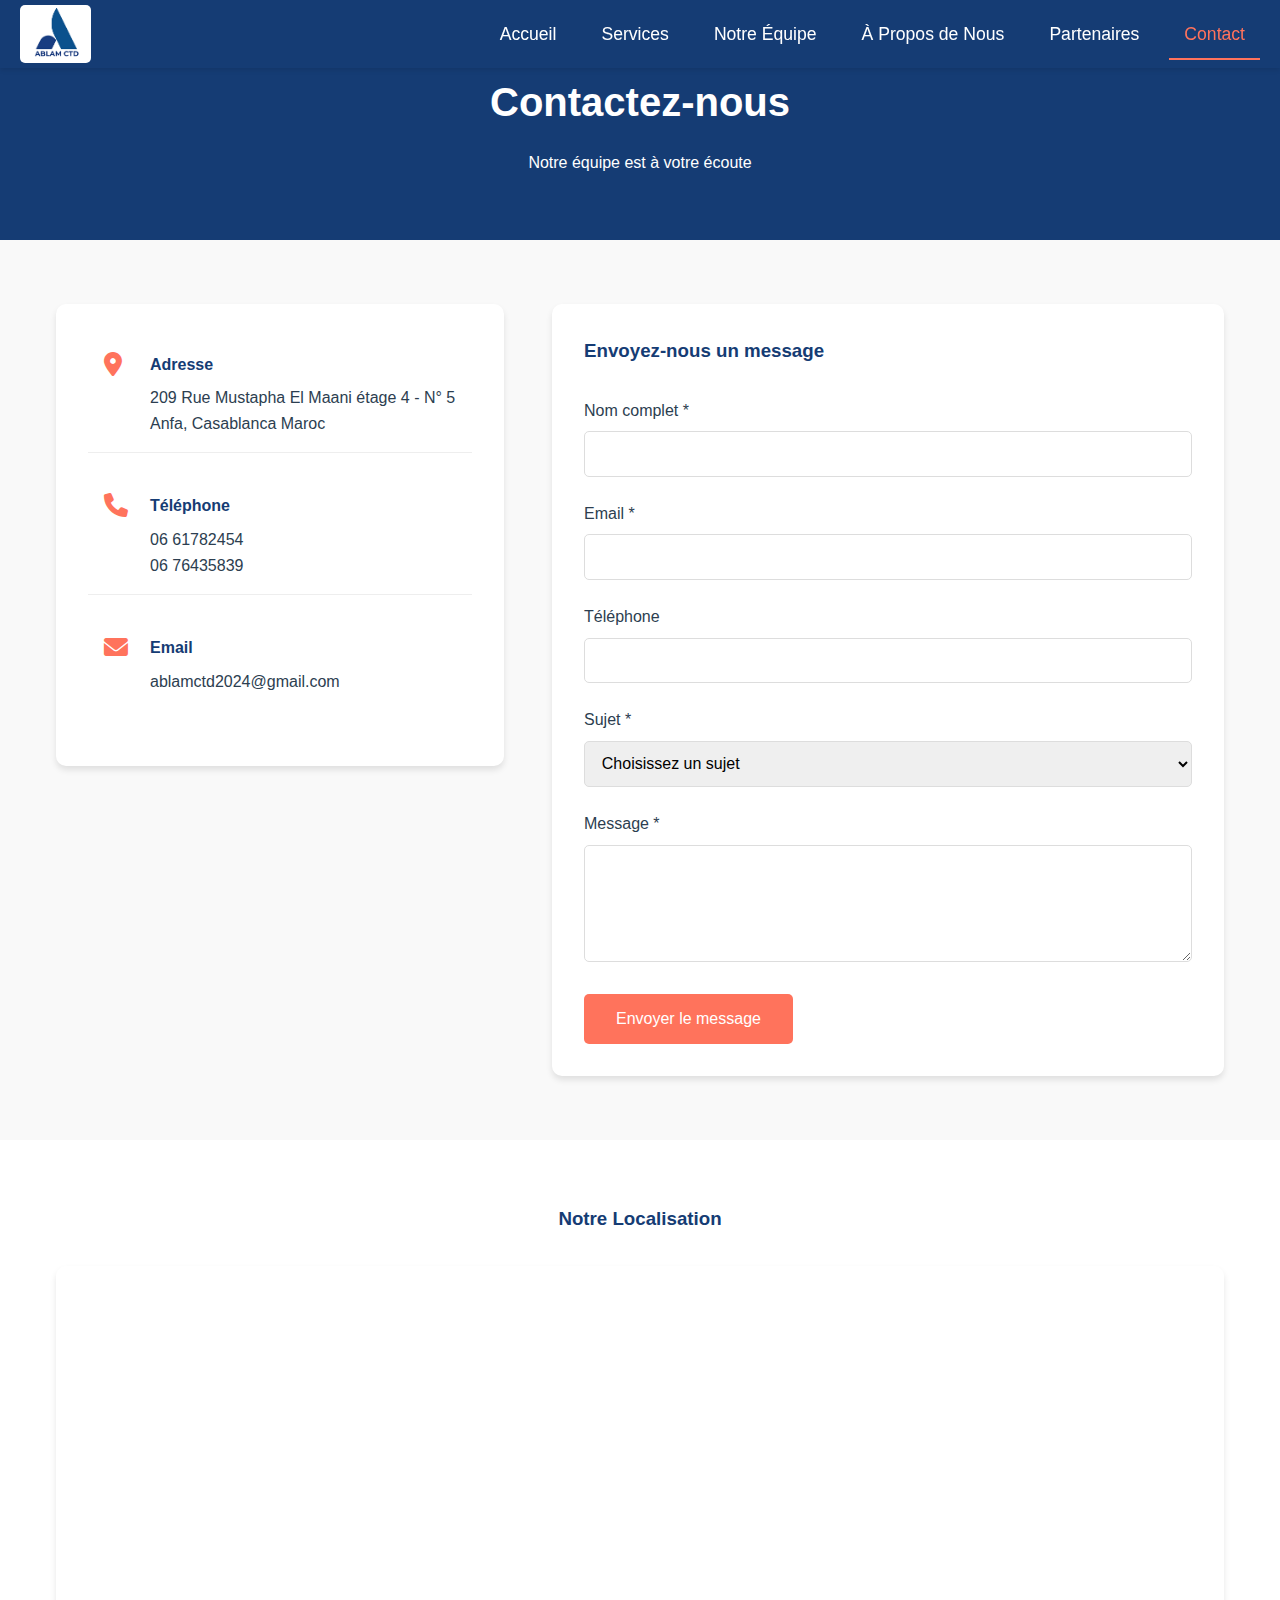
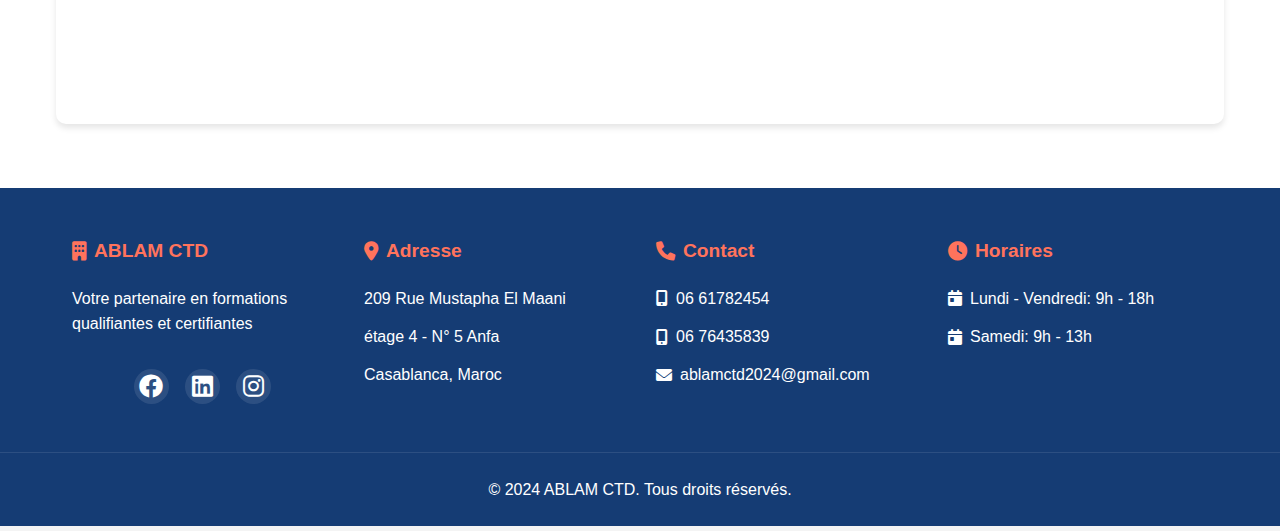
<file: contact.html>
<!DOCTYPE html>
<html lang="fr">
<head>
    <meta charset="UTF-8">
    <meta name="viewport" content="width=device-width, initial-scale=1.0">
        <!-- Favicon standard -->
        <link rel="icon" type="image/x-icon" href="favicon.ico">

        <!-- Favicon en différentes tailles -->
        <link rel="icon" type="image/png" sizes="16x16" href="favicon-16x16.png">
        <link rel="icon" type="image/png" sizes="32x32" href="favicon-32x32.png">
    
        <!-- Pour les appareils Apple (iPhone, iPad) -->
        <link rel="apple-touch-icon" sizes="180x180" href="apple-touch-icon.png">
    
        <!-- Pour Android Chrome -->
        <link rel="icon" type="image/png" sizes="192x192" href="android-chrome-192x192.png">
        <link rel="icon" type="image/png" sizes="512x512" href="android-chrome-512x512.png">
    
        <!-- Fichier de configuration pour les PWA (Progressive Web Apps) -->
        <link rel="manifest" href="site.webmanifest">
    <title>ABLAM CTD - Contact</title>
    <link rel="stylesheet" href="styles.css">
    <link rel="stylesheet" href="https://cdnjs.cloudflare.com/ajax/libs/font-awesome/6.0.0-beta3/css/all.min.css">
</head>
<body>
    <header>
        <div class="logo">
            <img src="images/logo.png" alt="ABLAM CTD Logo">
        </div>
        <nav id="nav-menu" class="nav">
            <ul>
                <li><a href="index.html">Accueil</a></li>
                <li><a href="services.html">Services</a></li>
                <li><a href="equipe.html">Notre Équipe</a></li>
                <li><a href="documentation.html">À Propos de Nous</a></li>
                <li><a href="partenaires.html">Partenaires</a></li>
                <li><a href="contact.html" class="active">Contact</a></li>
            </ul>
        </nav>
        <div id="hamburger" class="hamburger">
            <i class="fas fa-bars"></i>
        </div>
    </header>

    <section class="page-hero">
        <h1>Contactez-nous</h1>
        <p>Notre équipe est à votre écoute</p>
    </section>

    <section class="contact-section">
        <div class="container">
            <div class="contact-grid">
                <div class="contact-info">
                    <div class="info-card">
                        <div class="info-item">
                            <i class="fas fa-map-marker-alt"></i>
                            <div>
                                <h4>Adresse</h4>
                                <p>209 Rue Mustapha El Maani étage 4 - N° 5 Anfa, Casablanca Maroc</p>
                            </div>
                        </div>
                        <div class="info-item">
                            <i class="fas fa-phone"></i>
                            <div>
                                <h4>Téléphone</h4>
                                <p><a href="tel:0661782454">06 61782454</a></p>
                                <p><a href="tel:0676435839">06 76435839</a></p>
                            </div>
                        </div>
                        <div class="info-item">
                            <i class="fas fa-envelope"></i>
                            <div>
                                <h4>Email</h4>
                                <p><a href="mailto:ablamctd2024@gmail.com">ablamctd2024@gmail.com</a></p>
                            </div>
                        </div>
                    </div>
                </div>

                <div class="contact-form">
                    <h3>Envoyez-nous un message</h3>
                    <form id="contactForm" action="#" method="POST">
                        <div class="form-group">
                            <label for="name">Nom complet *</label>
                            <input type="text" id="name" name="name" required>
                        </div>
                        <div class="form-group">
                            <label for="email">Email *</label>
                            <input type="email" id="email" name="email" required>
                        </div>
                        <div class="form-group">
                            <label for="phone">Téléphone</label>
                            <input type="tel" id="phone" name="phone">
                        </div>
                        <div class="form-group">
                            <label for="subject">Sujet *</label>
                            <select id="subject" name="subject" required>
                                <option value="">Choisissez un sujet</option>
                                <option value="formation">Formation</option>
                                <option value="conseil">Conseil</option>
                                <option value="accompagnement">Accompagnement</option>
                                <option value="autre">Autre</option>
                            </select>
                        </div>
                        <div class="form-group">
                            <label for="message">Message *</label>
                            <textarea id="message" name="message" rows="5" required></textarea>
                        </div>
                        <button type="submit" class="submit-btn">Envoyer le message</button>
                    </form>
                </div>
            </div>
        </div>
    </section>

    <section class="map-section">
        <div class="container">
            <h3>Notre Localisation</h3>
            <div class="map-container">
                <iframe 
                    src="https://www.google.com/maps/embed?pb=!1m18!1m12!1m3!1d3323.8!2d-7.616694!3d33.588528!2m3!1f0!2f0!3f0!3m2!1i1024!2i768!4f13.1!3m3!1m2!1s0x0%3A0x0!2zMzPCsDM1JzE4LjciTiA3wrAzNycwMC4xIlc!5e0!3m2!1sfr!2sma!4v1234567890"
                    width="100%" 
                    height="450" 
                    style="border:0;" 
                    allowfullscreen="" 
                    loading="lazy">
                </iframe>
            </div>
        </div>
    </section>

    <footer class="main-footer">
        <div class="footer-content">
            <div class="footer-section">
                <h4><i class="fas fa-building"></i> ABLAM CTD</h4>
                <p>Votre partenaire en formations qualifiantes et certifiantes</p>
                <div class="social-links">
                    <a href="https://www.facebook.com/profile.php?id=61563151083874" title="Facebook" target="_blank"><i class="fab fa-facebook"></i></a>
                    <a href="https://www.linkedin.com/company/ablam-ctd/" title="LinkedIn" target="_blank"><i class="fab fa-linkedin"></i></a>
                    <a href="https://www.instagram.com/ablam_ctd/" title="Instagram" target="_blank"><i class="fab fa-instagram"></i></a>
                </div>
            </div>

            <div class="footer-section">
                <h4><i class="fas fa-map-marker-alt"></i> Adresse</h4>
                <p>209 Rue Mustapha El Maani</p>
                <p>étage 4 - N° 5 Anfa</p>
                <p>Casablanca, Maroc</p>
            </div>

            <div class="footer-section">
                <h4><i class="fas fa-phone"></i> Contact</h4>
                <p><i class="fas fa-mobile-alt"></i> <a href="tel:0661782454">06 61782454</a></p>
                <p><i class="fas fa-mobile-alt"></i> <a href="tel:0676435839">06 76435839</a></p>
                <p><i class="fas fa-envelope"></i> <a href="mailto:ablamctd2024@gmail.com">ablamctd2024@gmail.com</a></p>
            </div>

            <div class="footer-section">
                <h4><i class="fas fa-clock"></i> Horaires</h4>
                <p><i class="fas fa-calendar-day"></i> Lundi - Vendredi: 9h - 18h</p>
                <p><i class="fas fa-calendar-day"></i> Samedi: 9h - 13h</p>
            </div>
        </div>
        <div class="footer-bottom">
            <p>&copy; 2024 ABLAM CTD. Tous droits réservés.</p>
        </div>
    </footer>

    <script src="script.js"></script>
</body>
</html>
</file>
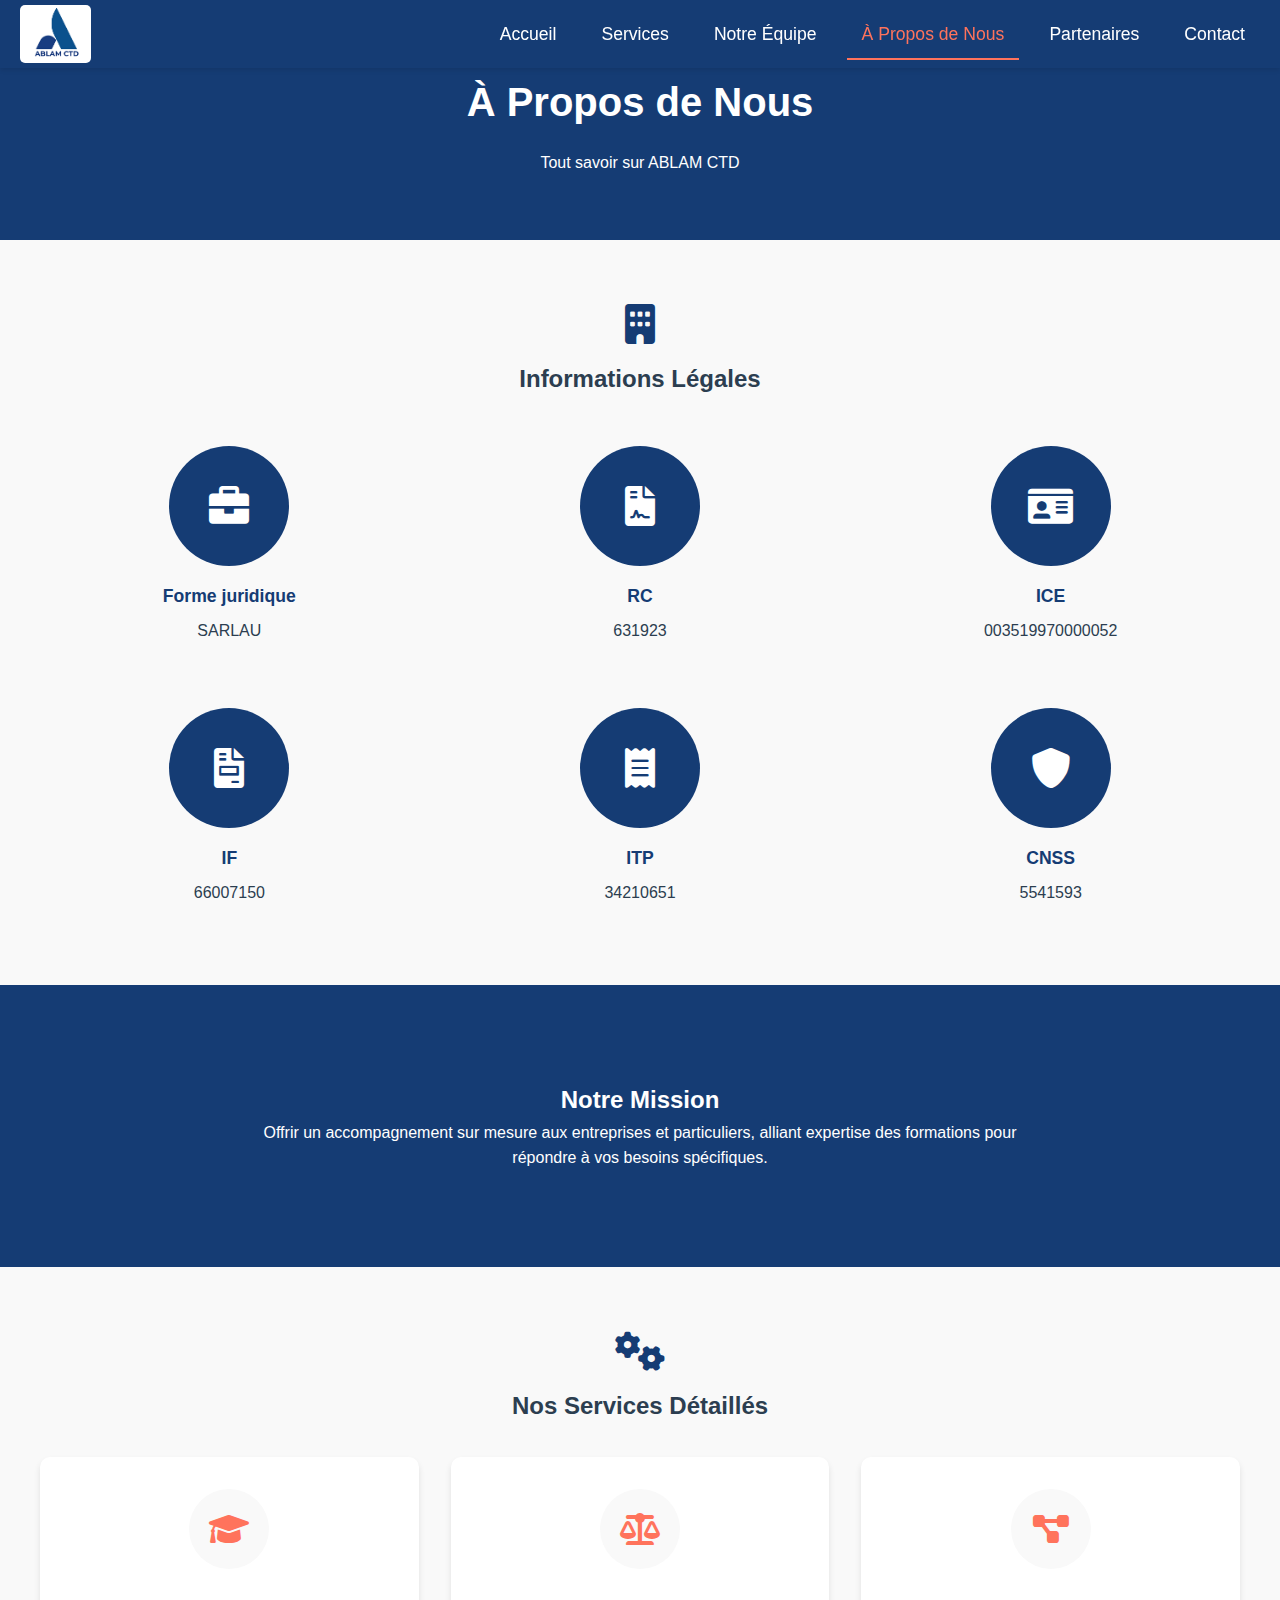
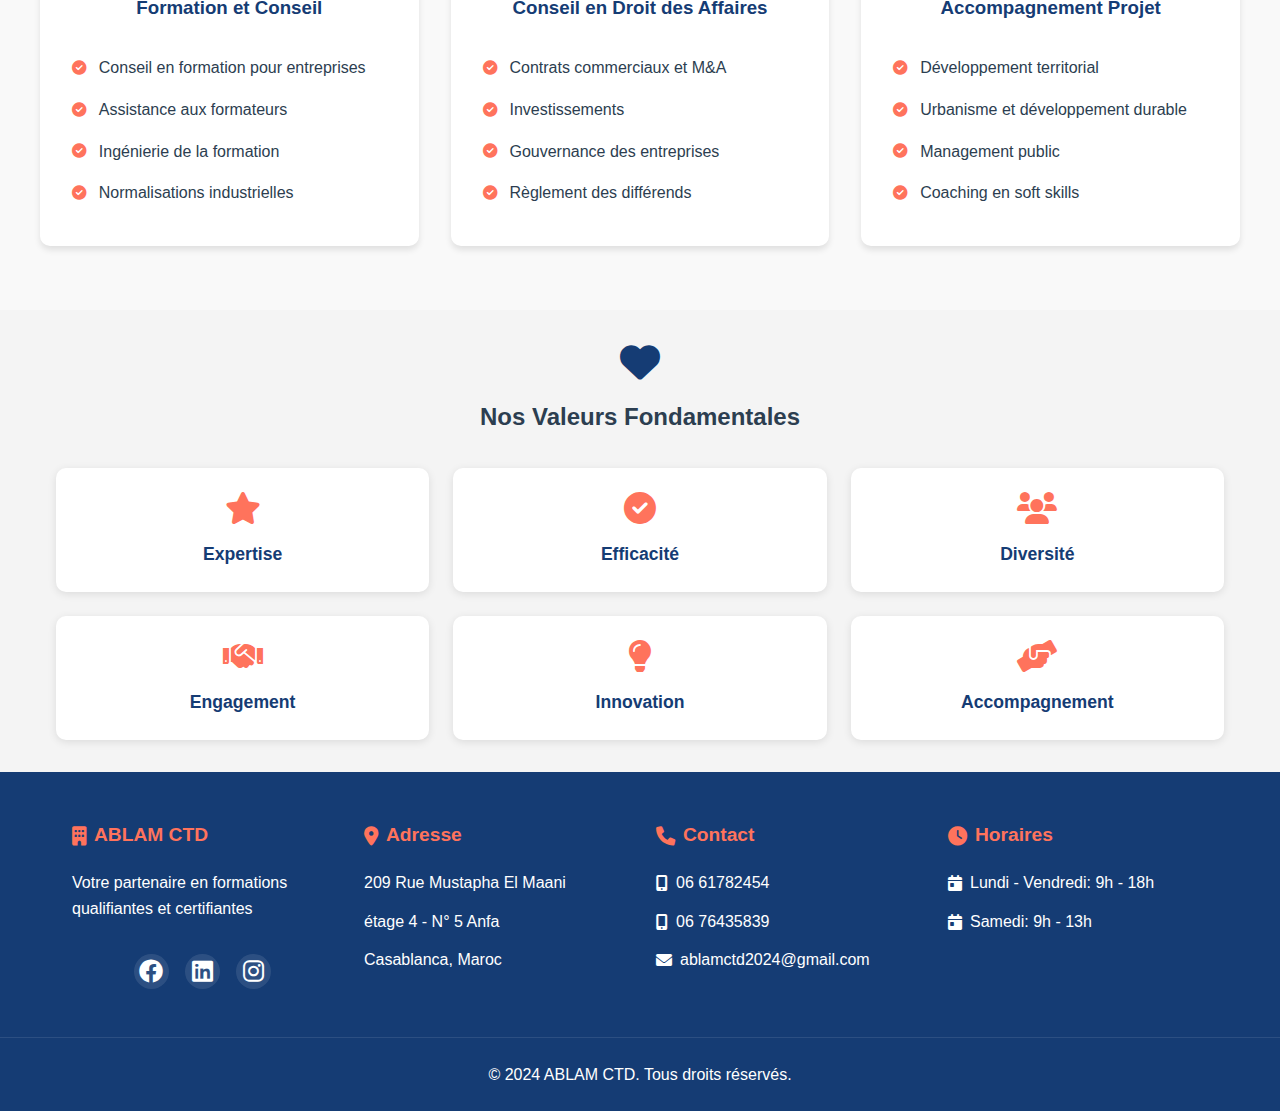
<file: documentation.html>
<!DOCTYPE html>
<html lang="fr">
<head>
    <meta charset="UTF-8">
    <meta name="viewport" content="width=device-width, initial-scale=1.0">
        <!-- Favicon standard -->
        <link rel="icon" type="image/x-icon" href="favicon.ico">

        <!-- Favicon en différentes tailles -->
        <link rel="icon" type="image/png" sizes="16x16" href="favicon-16x16.png">
        <link rel="icon" type="image/png" sizes="32x32" href="favicon-32x32.png">
    
        <!-- Pour les appareils Apple (iPhone, iPad) -->
        <link rel="apple-touch-icon" sizes="180x180" href="apple-touch-icon.png">
    
        <!-- Pour Android Chrome -->
        <link rel="icon" type="image/png" sizes="192x192" href="android-chrome-192x192.png">
        <link rel="icon" type="image/png" sizes="512x512" href="android-chrome-512x512.png">
    
        <!-- Fichier de configuration pour les PWA (Progressive Web Apps) -->
        <link rel="manifest" href="site.webmanifest">
    <title>ABLAM CTD - À Propos de Nous</title>
    <link rel="stylesheet" href="styles.css">
    <link rel="stylesheet" href="https://cdnjs.cloudflare.com/ajax/libs/font-awesome/6.0.0-beta3/css/all.min.css">
</head>
<body>
    <header>
        <div class="logo">
            <img src="images/logo.png" alt="ABLAM CTD Logo">
        </div>
        <nav id="nav-menu" class="nav">
            <ul>
                <li><a href="index.html">Accueil</a></li>
                <li><a href="services.html">Services</a></li>
                <li><a href="equipe.html">Notre Équipe</a></li>
                <li><a href="documentation.html" class="active">À Propos de Nous</a></li>
                <li><a href="partenaires.html">Partenaires</a></li>
                <li><a href="contact.html">Contact</a></li>
            </ul>
        </nav>
        <div id="hamburger" class="hamburger">
            <i class="fas fa-bars"></i>
        </div>
    </header>

    <section class="page-hero">
        <h1>À Propos de Nous</h1>
        <p>Tout savoir sur ABLAM CTD</p>
    </section>

    <section class="company-info">
        <div class="section-header">
            <i class="fas fa-building"></i>
            <h2>Informations Légales</h2>
        </div>
        <div class="legal-info-grid">
            <div class="info-circle">
                <div class="circle-icon">
                    <i class="fas fa-briefcase"></i>
                </div>
                <h4>Forme juridique</h4>
                <p>SARLAU</p>
            </div>

            <div class="info-circle">
                <div class="circle-icon">
                    <i class="fas fa-file-contract"></i>
                </div>
                <h4>RC</h4>
                <p>631923</p>
            </div>

            <div class="info-circle">
                <div class="circle-icon">
                    <i class="fas fa-id-card"></i>
                </div>
                <h4>ICE</h4>
                <p>003519970000052</p>
            </div>

            <div class="info-circle">
                <div class="circle-icon">
                    <i class="fas fa-file-invoice"></i>
                </div>
                <h4>IF</h4>
                <p>66007150</p>
            </div>

            <div class="info-circle">
                <div class="circle-icon">
                    <i class="fas fa-receipt"></i>
                </div>
                <h4>ITP</h4>
                <p>34210651</p>
            </div>

            <div class="info-circle">
                <div class="circle-icon">
                    <i class="fas fa-shield-alt"></i>
                </div>
                <h4>CNSS</h4>
                <p>5541593</p>
            </div>
        </div>
    </section>

    <section class="mission-section">
        <div class="mission-content">
            <h2>Notre Mission</h2>
            <p>Offrir un accompagnement sur mesure aux entreprises et particuliers, alliant expertise des formations pour répondre à vos besoins spécifiques.</p>
        </div>
    </section>

    <section class="services-details">
        <div class="section-header">
            <i class="fas fa-cogs"></i>
            <h2>Nos Services Détaillés</h2>
        </div>
        
        <div class="services-details-grid">
            <div class="service-detail-card">
                <div class="service-icon">
                    <i class="fas fa-graduation-cap"></i>
                </div>
                <h3>Formation et Conseil</h3>
                <ul>
                    <li><i class="fas fa-check-circle"></i> Conseil en formation pour entreprises</li>
                    <li><i class="fas fa-check-circle"></i> Assistance aux formateurs</li>
                    <li><i class="fas fa-check-circle"></i> Ingénierie de la formation</li>
                    <li><i class="fas fa-check-circle"></i> Normalisations industrielles</li>
                </ul>
            </div>

            <div class="service-detail-card">
                <div class="service-icon">
                    <i class="fas fa-balance-scale"></i>
                </div>
                <h3>Conseil en Droit des Affaires</h3>
                <ul>
                    <li><i class="fas fa-check-circle"></i> Contrats commerciaux et M&A</li>
                    <li><i class="fas fa-check-circle"></i> Investissements</li>
                    <li><i class="fas fa-check-circle"></i> Gouvernance des entreprises</li>
                    <li><i class="fas fa-check-circle"></i> Règlement des différends</li>
                </ul>
            </div>

            <div class="service-detail-card">
                <div class="service-icon">
                    <i class="fas fa-project-diagram"></i>
                </div>
                <h3>Accompagnement Projet</h3>
                <ul>
                    <li><i class="fas fa-check-circle"></i> Développement territorial</li>
                    <li><i class="fas fa-check-circle"></i> Urbanisme et développement durable</li>
                    <li><i class="fas fa-check-circle"></i> Management public</li>
                    <li><i class="fas fa-check-circle"></i> Coaching en soft skills</li>
                </ul>
            </div>
        </div>
    </section>

    <section class="values-section">
        <div class="section-header">
            <i class="fas fa-heart"></i>
            <h2>Nos Valeurs Fondamentales</h2>
        </div>
        <div class="values-grid">
            <div class="value-item">
                <i class="fas fa-star"></i>
                <h3>Expertise</h3>
            </div>
            <div class="value-item">
                <i class="fas fa-check-circle"></i>
                <h3>Efficacité</h3>
            </div>
            <div class="value-item">
                <i class="fas fa-users"></i>
                <h3>Diversité</h3>
            </div>
            <div class="value-item">
                <i class="fas fa-handshake"></i>
                <h3>Engagement</h3>
            </div>
            <div class="value-item">
                <i class="fas fa-lightbulb"></i>
                <h3>Innovation</h3>
            </div>
            <div class="value-item">
                <i class="fas fa-hands-helping"></i>
                <h3>Accompagnement</h3>
            </div>
        </div>
    </section>

    <footer class="main-footer">
    <div class="footer-content">
        <div class="footer-section">
            <h4><i class="fas fa-building"></i> ABLAM CTD</h4>
            <p>Votre partenaire en formations qualifiantes et certifiantes</p>
            <div class="social-links">
                <a href="https://www.facebook.com/profile.php?id=61563151083874" title="Facebook" target="_blank"><i class="fab fa-facebook"></i></a>
                <a href="https://www.linkedin.com/company/ablam-ctd/" title="LinkedIn" target="_blank"><i class="fab fa-linkedin"></i></a>
                <a href="https://www.instagram.com/ablam_ctd/" title="Instagram" target="_blank"><i class="fab fa-instagram"></i></a>
            </div>
        </div>

        <div class="footer-section">
            <h4><i class="fas fa-map-marker-alt"></i> Adresse</h4>
            <p>209 Rue Mustapha El Maani</p>
            <p>étage 4 - N° 5 Anfa</p>
            <p>Casablanca, Maroc</p>
        </div>

        <div class="footer-section">
            <h4><i class="fas fa-phone"></i> Contact</h4>
            <p><i class="fas fa-mobile-alt"></i> <a href="tel:0661782454">06 61782454</a></p>
            <p><i class="fas fa-mobile-alt"></i> <a href="tel:0676435839">06 76435839</a></p>
            <p><i class="fas fa-envelope"></i> <a href="mailto:ablamctd2024@gmail.com">ablamctd2024@gmail.com</a></p>
        </div>

        <div class="footer-section">
            <h4><i class="fas fa-clock"></i> Horaires</h4>
            <p><i class="fas fa-calendar-day"></i> Lundi - Vendredi: 9h - 18h</p>
            <p><i class="fas fa-calendar-day"></i> Samedi: 9h - 13h</p>
        </div>
    </div>
    <div class="footer-bottom">
        <p>&copy; 2024 ABLAM CTD. Tous droits réservés.</p>
    </div>
</footer>

    <script src="script.js"></script>
</body>
</html>
</file>
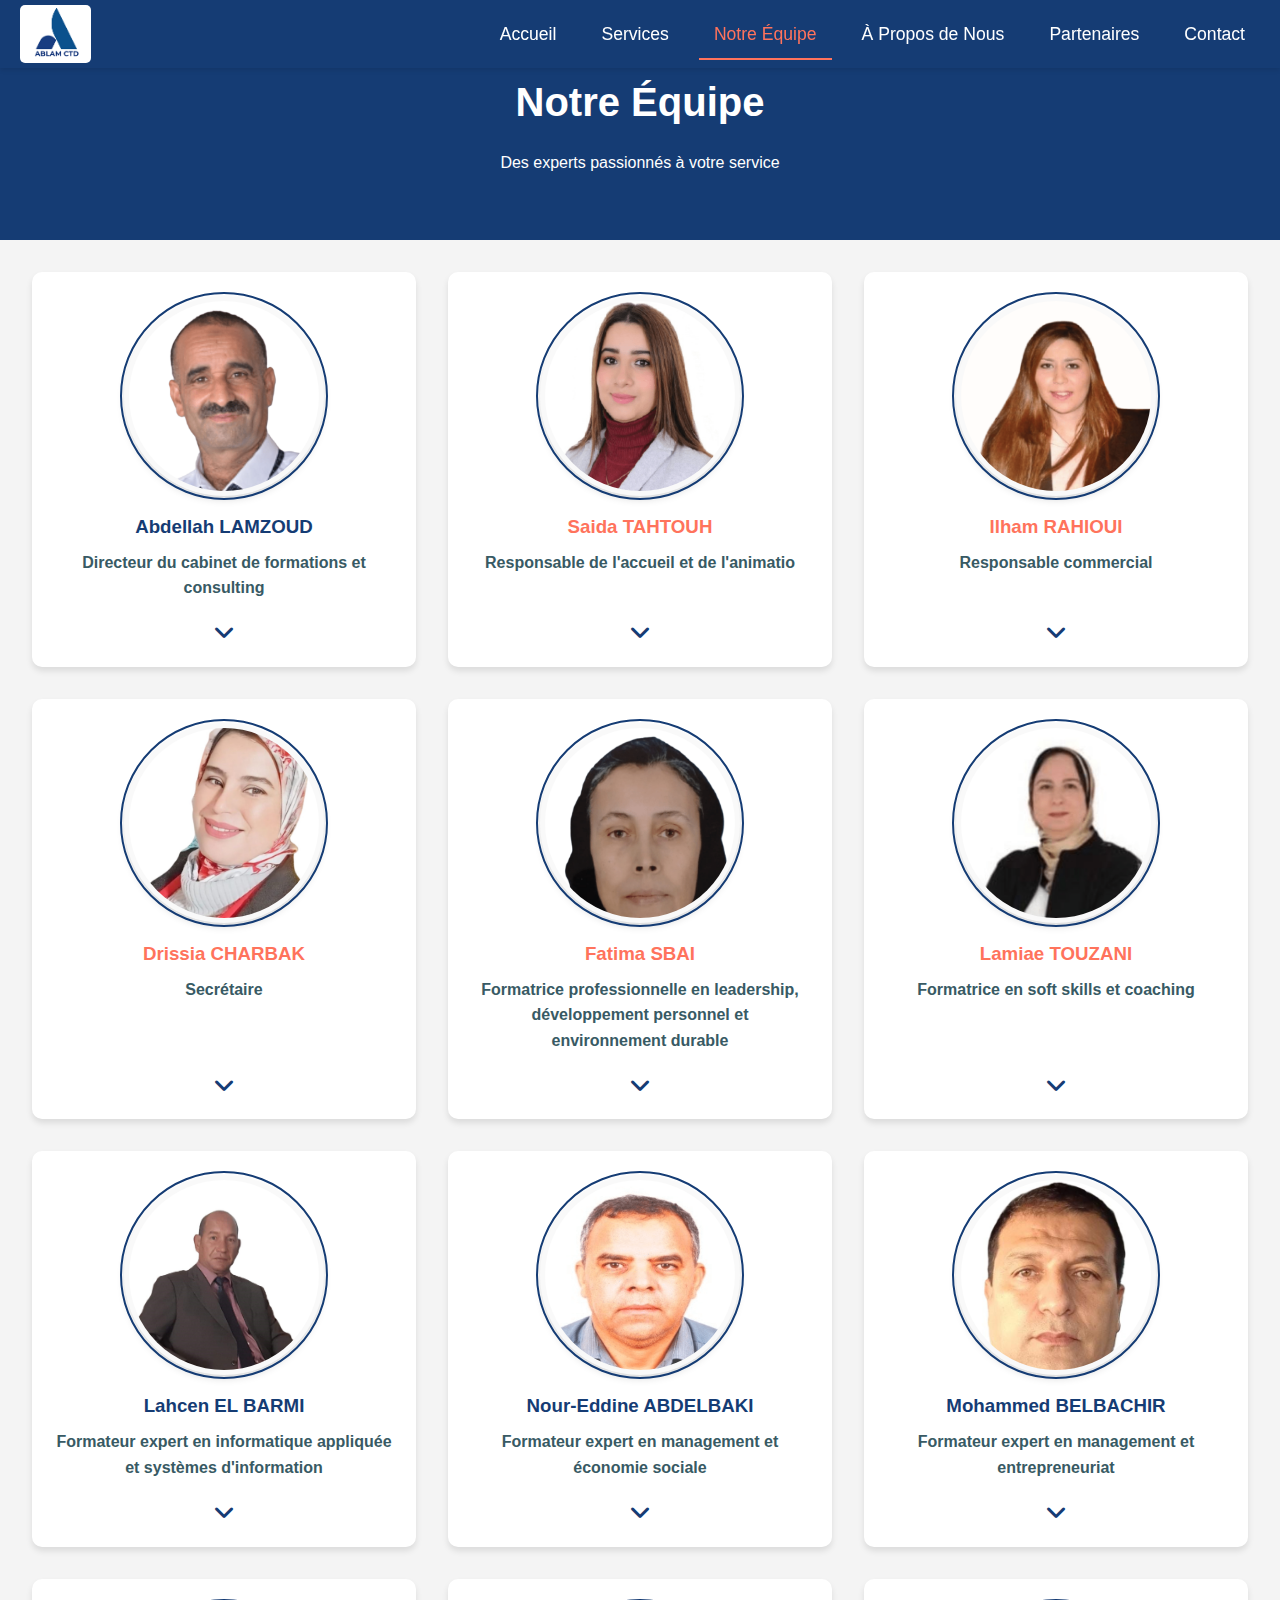
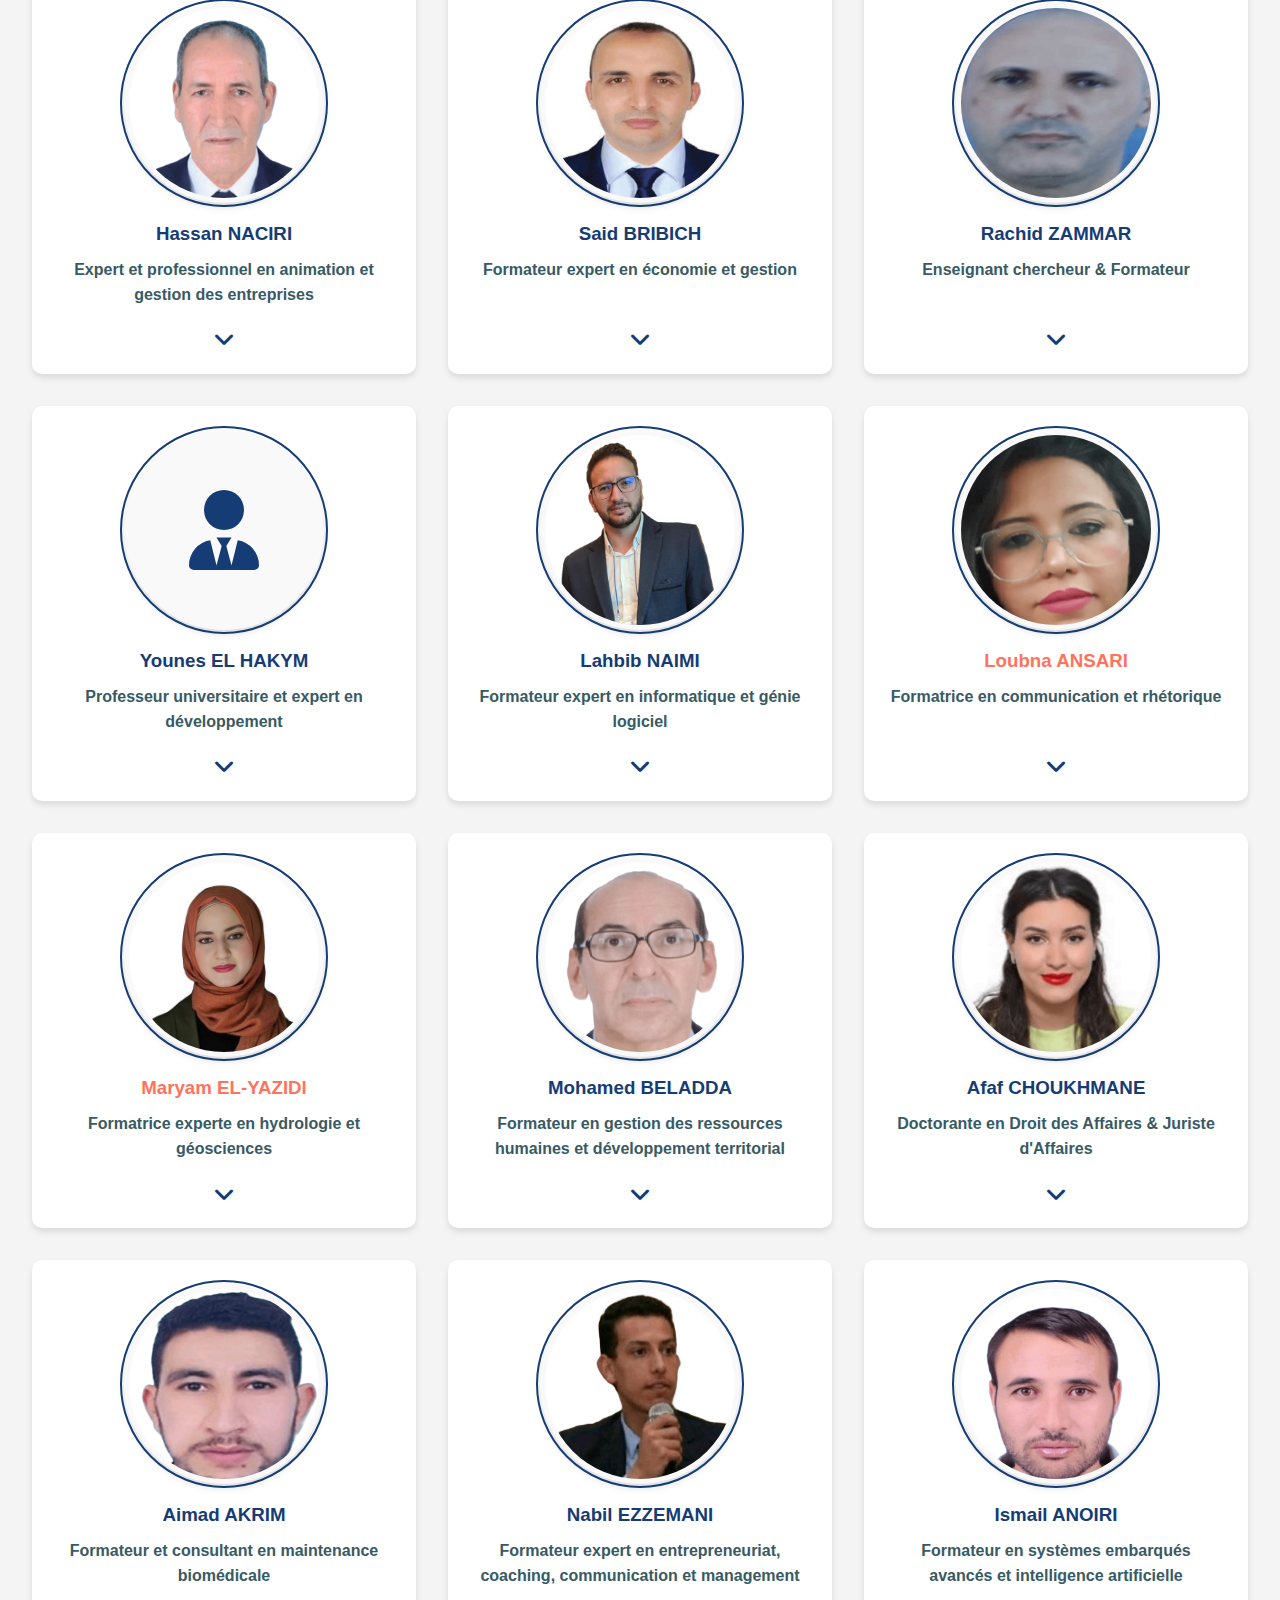
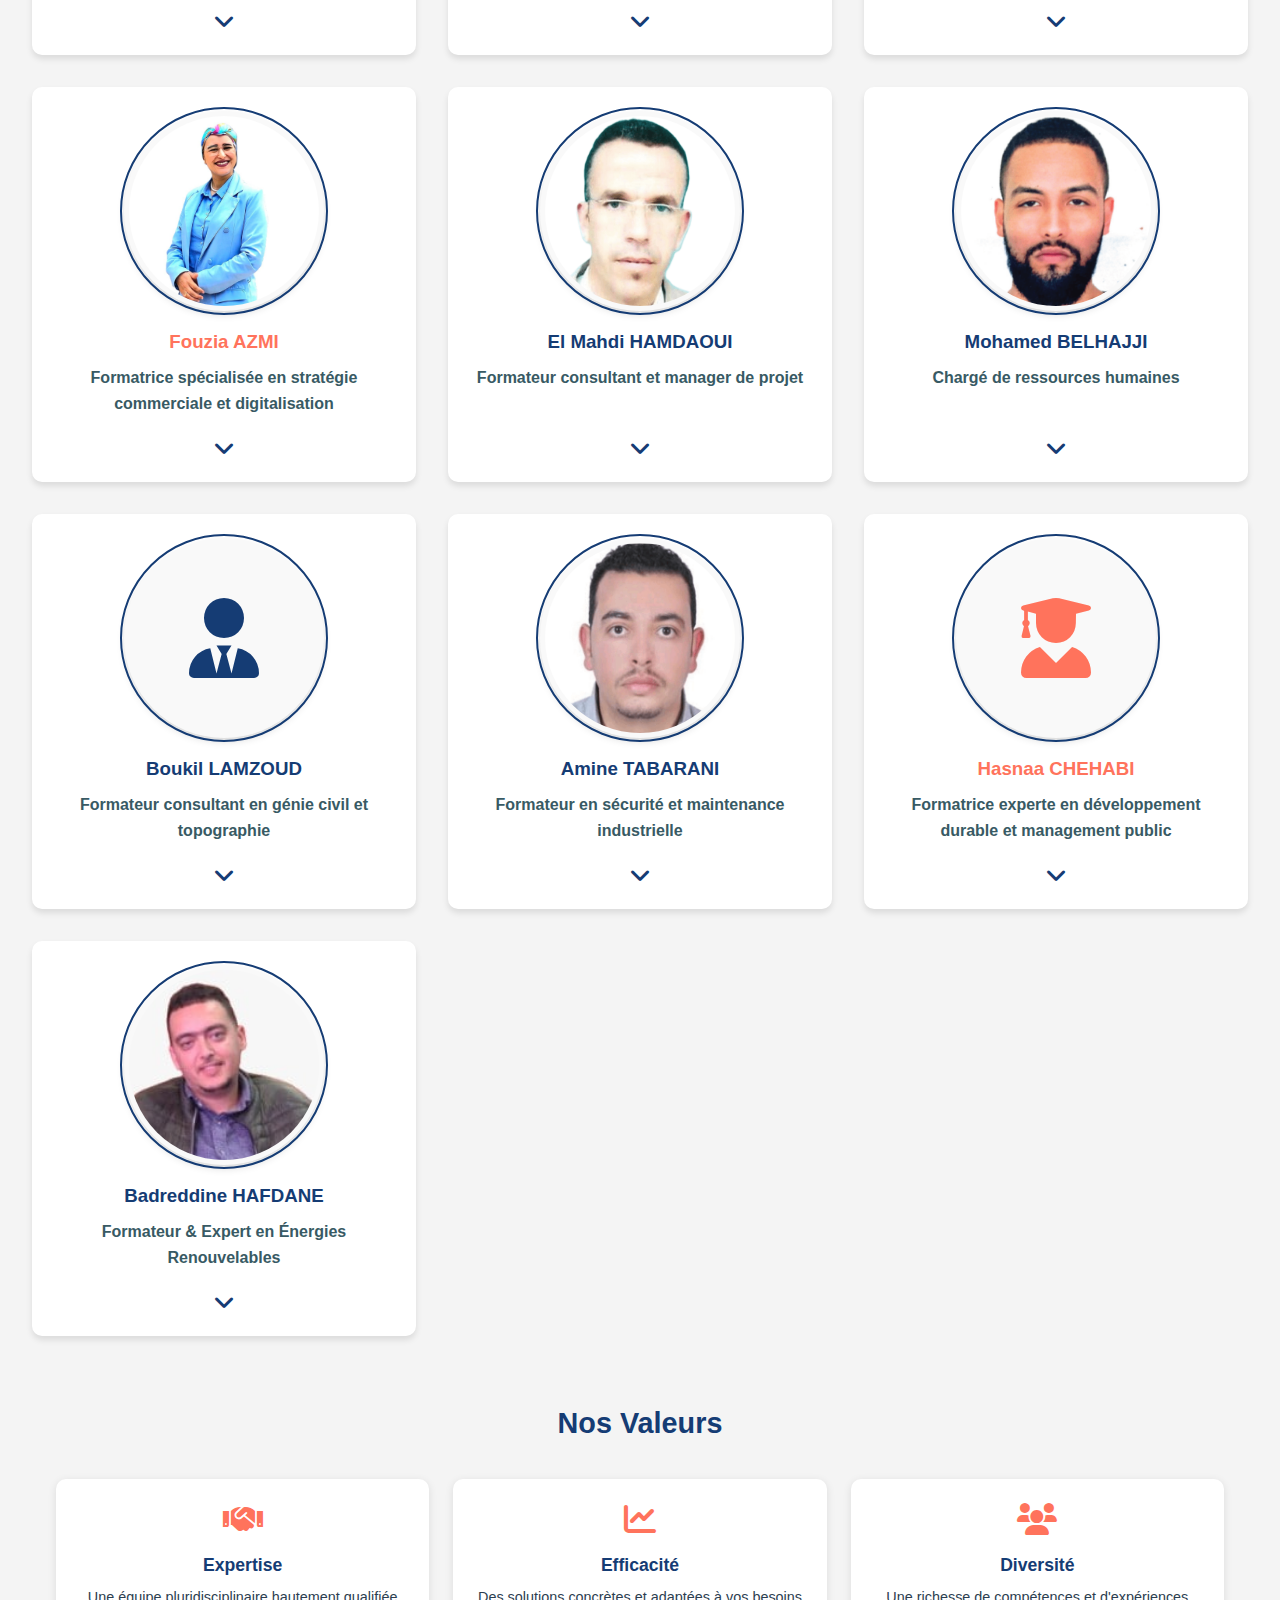
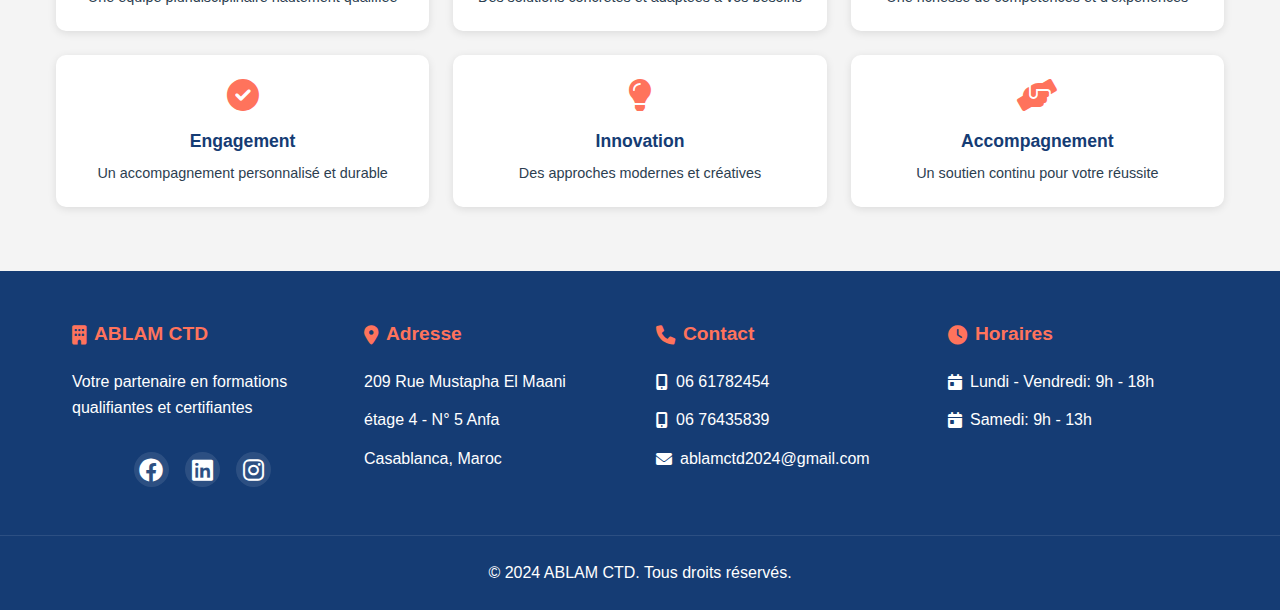
<file: equipe.html>
<!DOCTYPE html>
<html lang="fr">
<head>
    <meta charset="UTF-8">
    <meta name="viewport" content="width=device-width, initial-scale=1.0">
        <!-- Favicon standard -->
        <link rel="icon" type="image/x-icon" href="favicon.ico">

        <!-- Favicon en différentes tailles -->
        <link rel="icon" type="image/png" sizes="16x16" href="favicon-16x16.png">
        <link rel="icon" type="image/png" sizes="32x32" href="favicon-32x32.png">
    
        <!-- Pour les appareils Apple (iPhone, iPad) -->
        <link rel="apple-touch-icon" sizes="180x180" href="apple-touch-icon.png">
    
        <!-- Pour Android Chrome -->
        <link rel="icon" type="image/png" sizes="192x192" href="android-chrome-192x192.png">
        <link rel="icon" type="image/png" sizes="512x512" href="android-chrome-512x512.png">
    
        <!-- Fichier de configuration pour les PWA (Progressive Web Apps) -->
        <link rel="manifest" href="site.webmanifest">
    <title>ABLAM CTD - Notre Équipe</title>
    <link rel="stylesheet" href="styles.css">
    <link rel="stylesheet" href="https://cdnjs.cloudflare.com/ajax/libs/font-awesome/6.0.0-beta3/css/all.min.css">
    <script src="https://code.jquery.com/jquery-3.6.0.min.js"></script>
</head>
<body>
    <header>
        <div class="logo">
            <img src="images/logo.png" alt="ABLAM CTD Logo">
        </div>
        <nav id="nav-menu" class="nav">
            <ul>
                <li><a href="index.html">Accueil</a></li>
                <li><a href="services.html">Services</a></li>
                <li><a href="equipe.html" class="active">Notre Équipe</a></li>
                <li><a href="documentation.html">À Propos de Nous</a></li>
                <li><a href="partenaires.html">Partenaires</a></li>
                <li><a href="contact.html">Contact</a></li>
            </ul>
        </nav>
        <div id="hamburger" class="hamburger">
            <i class="fas fa-bars"></i>
        </div>
    </header>

    <section class="page-hero">
        <h1>Notre Équipe</h1>
        <p>Des experts passionnés à votre service</p>
    </section>

    <section class="team-grid">
        <!-- 1. Abdellah Lamzoud -->
        <div class="team-member">
            <div class="member-image">
                <img src="images/membres/LAMZOUD_ABDELLAH.png" alt="Abdellah LAMZOUD">
            </div>
            <h3>Abdellah LAMZOUD</h3>
            <p class="position">Directeur du cabinet de formations et consulting</p>
            <div class="expertise-content" style="display: none;">
                <h4>Expertise :</h4>
                <ul>
                    <li><i class="fas fa-balance-scale"></i> Accompagnement juridique et stratégique des entreprises et particuliers</li>
                    <li><i class="fas fa-city"></i> Développement territorial (foncier, urbanisme)</li>
                    <li><i class="fas fa-building"></i> Gestion des collectivités territoriales et droit international des affaires</li>
                    <li><i class="fas fa-shield-alt"></i> Optimisation de la gestion juridique et sécurisation des transactions</li>
                    <li><i class="fas fa-handshake"></i> Création d'entreprise et résolution de litiges</li>
                </ul>
            </div>
        </div>

                        <!-- 2. Saida TAHTOUH -->
                        <div class="team-member">
                            <div class="member-image">
                                <img src="images/membres/TAHTOUH.png" alt="Saida TAHTOUH">
                            </div>
                            <h3 style="color: var(--accent-color);">Saida TAHTOUH</h3>
                            <p class="position">Responsable de l'accueil et de l'animatio</p>
                            <div class="expertise-content" style="display: none;">
                                <h4>Expertise :</h4>
                                <ul>
                                    <li>Formation et juriste d'affaires (Master en droit des affaires)</li>
                                    <li>Optimisation de la communication avec les clients</li>
                                    <li>Maîtrise des procédures contentieuses</li>
                                    <li>Expertise en droit de la concurrence</li>
                                    <li>Accompagnement des entreprises commerciales et industrielles</li>
                                </ul>
                            </div>
                        </div>

        <!-- 17. Ilham RAHIOUI -->
        <div class="team-member">
            <div class="member-image">
                <img src="images/membres/RAHIOUI.png" alt="Ilham RAHIOUI">
            </div>
            <h3 style="color: var(--accent-color);">Ilham RAHIOUI</h3>
            <p class="position">Responsable commercial</p>
            <div class="expertise-content" style="display: none;">
                <h4>Expertise :</h4>
                <ul>
                    <li><i class="fas fa-handshake"></i> Stratégies commerciales B2B et B2C</li>
                    <li><i class="fas fa-bullseye"></i> Marketing stratégique et opérationnel</li>
                    <li><i class="fas fa-users"></i> Gestion des relations clients</li>
                    <li><i class="fas fa-industry"></i> Développement commercial secteurs industriels</li>
                </ul>
            </div>
        </div>

        <!-- X. Drissia CHARBAK -->
        <div class="team-member">
            <div class="member-image">
                <img src="images/membres/charbak.png" alt="DRISSIA CHARBAK">
            </div>
            <h3 style="color: var(--accent-color);">Drissia CHARBAK</h3>
            <p class="position">Secrétaire</p>
            <div class="expertise-content" style="display: none;">
                <h4>Expertise :</h4>
                <ul>
                    <li><i class="fas fa-brain"></i> Accompagnement psychologique enfants et adultes</li>
                    <li><i class="fas fa-hands-helping"></i> Coaching et développement personnel</li>
                    <li><i class="fas fa-users"></i> Animation d'ateliers thérapeutiques</li>
                    <li><i class="fas fa-graduation-cap"></i> Éducation spécialisée</li>
                    <li><i class="fas fa-heart"></i> Soutien aux familles vulnérables</li>
                    <li><i class="fas fa-user-shield"></i> Formation en secourisme</li>
                </ul>
            </div>
        </div>



        <!-- 3. Fatima SBAI -->
        <div class="team-member">
            <div class="member-image">
                <img src="images/membres/sbai.png" alt="Fatima SBAI">
            </div>
            <h3 style="color: var(--accent-color);">Fatima SBAI</h3>
            <p class="position">Formatrice professionnelle en leadership, développement personnel et environnement durable</p>
            <div class="expertise-content" style="display: none;">
                <h4>Expertise :</h4>
                <ul>
                    <li><i class="fas fa-graduation-cap"></i> Titulaire d'un Doctorat</li>
                    <li><i class="fas fa-brain"></i> Développement des compétences : Soft Skills, Leadership et Intelligence Émotionnelle</li>
                    <li><i class="fas fa-chart-line"></i> Études techniques : Impact environnemental et évaluation stratégique</li>
                    <li><i class="fas fa-industry"></i> Développement durable et gestion des risques secteurs miniers et énergétiques</li>
                    <li><i class="fas fa-calendar-check"></i> Organisation d'événements : congrès, meetings et festivals</li>
                    <li><i class="fas fa-building"></i> Intervention auprès des entreprises industrielles et commerciales</li>
                    <li><i class="fas fa-tasks"></i> Conception et suivi de projets sociaux et environnementaux</li>
                    <li><i class="fas fa-shield-alt"></i> Protection de l'environnement et gestion des risques</li>
                </ul>
            </div>
        </div>

        <!-- 4. Lamiae TOUZANI -->
        <div class="team-member">
            <div class="member-image">
                <img src="images/membres/TOUZANI.png" alt="Lamiae TOUZANI">
            </div>
            <h3 style="color: var(--accent-color);">Lamiae TOUZANI</h3>
            <p class="position">Formatrice en soft skills et coaching</p>
            <div class="expertise-content" style="display: none;">
                <h4>Expertise :</h4>
                <ul>
                    <li><i class="fas fa-hands-helping"></i> Accompagnement en coaching</li>
                    <li><i class="fas fa-comments"></i> Techniques de communication</li>
                    <li><i class="fas fa-brain"></i> Formation en soft skills</li>
                    <li><i class="fas fa-graduation-cap"></i> Développement personnel</li>
                </ul>
            </div>
        </div>

        <!-- 5. Lahcen elbarmi -->
        <div class="team-member">
            <div class="member-image">
                <img src="images/membres/ELBARMI.jpg" alt="Lahcen EL BARMI">
            </div>
            <h3>Lahcen EL BARMI</h3>
            <p class="position">Formateur expert en informatique appliquée et systèmes d'information</p>
            <div class="expertise-content" style="display: none;">
                <h4>Expertise :</h4>
                <ul>
                    <li><i class="fas fa-laptop-code"></i> Formation des ingénieurs en informatique</li>
                    <li><i class="fas fa-project-diagram"></i> Encadrement de projets de recherche</li>
                    <li><i class="fas fa-chalkboard-teacher"></i> Développement d'infrastructures pédagogiques innovantes</li>
                    <li><i class="fas fa-graduation-cap"></i> Formation adaptée aux évolutions technologiques</li>
                </ul>
            </div>
        </div>

        <!-- 6. Nour-Eddine ABDELBAKI -->
        <div class="team-member">
            <div class="member-image">
                <img src="images/membres/ABDELBAKI.png" alt="Nour-Eddine ABDELBAKI">
            </div>
            <h3>Nour-Eddine ABDELBAKI</h3>
            <p class="position">Formateur expert en management et économie sociale</p>
            <div class="expertise-content" style="display: none;">
                <h4>Expertise :</h4>
                <ul>
                    <li><i class="fas fa-chart-line"></i> Management durable : Innovation et efficience</li>
                    <li><i class="fas fa-hands-helping"></i> Entrepreneuriat social et développement durable</li>
                    <li><i class="fas fa-users"></i> Promotion de l'inclusion et de la durabilité</li>
                    <li><i class="fas fa-award"></i> Amélioration de l'efficacité des formations</li>
                </ul>
            </div>
        </div>

        <!-- 7. Mohammed BELBACHIR -->
        <div class="team-member">
            <div class="member-image">
                <img src="images/membres/BELBACHIR.jpg" alt="Mohammed BELBACHIR">
            </div>
            <h3>Mohammed BELBACHIR</h3>
            <p class="position">Formateur expert en management et entrepreneuriat</p>
            <div class="expertise-content" style="display: none;">
                <h4>Expertise :</h4>
                <ul>
                    <li><i class="fas fa-lightbulb"></i> Innovation et compétitivité entrepreneuriale</li>
                    <li><i class="fas fa-chart-line"></i> Management et gestion de projets</li>
                    <li><i class="fas fa-file-alt"></i> Élaboration de business plans (INDH, Cleantech/GCIP)</li>
                    <li><i class="fas fa-users"></i> Accompagnement des startups et coopératives</li>
                    <li><i class="fas fa-graduation-cap"></i> Formation ANAPEC, faculté, OFPPT, ISTL, ICOGER et encadrement académique</li>
                </ul>
            </div>
        </div>

        <!-- 8. Hassan NACIRI -->
        <div class="team-member">
            <div class="member-image">
                <img src="images/membres/NACIRI.png" alt="Hassan NACIRI">
            </div>
            <h3>Hassan NACIRI</h3>
            <p class="position">Expert et professionnel en animation et gestion des entreprises</p>
            <div class="expertise-content" style="display: none;">
                <h4>Expertise :</h4>
                <ul>
                    <li><i class="fas fa-chalkboard-teacher"></i> Animation sur la gestion des entreprises</li>
                    <li><i class="fas fa-brain"></i> Formation en psychologie de l'entrepreneuriat</li>
                    <li><i class="fas fa-users-cog"></i> Accompagnement des jeunes porteurs de projets</li>
                    <li><i class="fas fa-graduation-cap"></i> Formation au sein des établissements de l'OFPPT</li>
                </ul>
            </div>
        </div>

        <!-- 9. Said BRIBICH -->
        <div class="team-member">
            <div class="member-image">
                <img src="images/membres/BRIBICH.png" alt="Said BRIBICH">
            </div>
            <h3>Said BRIBICH</h3>
            <p class="position">Formateur expert en économie et gestion</p>
            <div class="expertise-content" style="display: none;">
                <h4>Expertise :</h4>
                <ul>
                    <li><i class="fas fa-chart-line"></i> Analyse économique approfondie</li>
                    <li><i class="fas fa-cogs"></i> Gestion d'entreprise et optimisation</li>
                    <li><i class="fas fa-sync-alt"></i> Adaptation aux enjeux économiques actuels</li>
                    <li><i class="fas fa-graduation-cap"></i> Formation théorique et pratique avancée</li>
                </ul>
            </div>
        </div>

                <!-- X. Rachid ZAMMAR -->
<div class="team-member">
    <div class="member-image">
        <img src="images/membres/ZAMMAR.png" alt="Rachid ZAMMAR">
    </div>
    <h3>Rachid ZAMMAR</h3>
    <p class="position">Enseignant chercheur &amp; Formateur</p>
    <div class="expertise-content" style="display: none;">
        <h4>Expertise :</h4>
        <ul>
            <li><i class="fas fa-chalkboard-teacher"></i> Développement et Pédagogie</li>
            <li><i class="fas fa-users-cog"></i> Management et Leadership</li>
            <li><i class="fas fa-briefcase"></i> Entrepreneuriat &amp; Gestion</li>
            <li><i class="fas fa-comments"></i> Compétences Relationnelles</li>
            <li><i class="fas fa-user-check"></i> Autonomie Professionnelle</li>
            <li><i class="fas fa-laptop"></i> Digital Skills</li>
        </ul>
    </div>
</div>



        <!-- 10. Younes EL HAKYM -->
        <div class="team-member">
            <div class="member-image">
                <i class="fas fa-user-tie fa-4x" style="color: var(--primary-color);"></i>
            </div>
            <h3>Younes EL HAKYM</h3>
            <p class="position">Professeur universitaire et expert en développement</p>
            <div class="expertise-content" style="display: none;">
                <h4>Expertise :</h4>
                <ul>
                    <li><i class="fas fa-balance-scale"></i> Expertise en droit privé et gestion de projets sociaux</li>
                    <li><i class="fas fa-users"></i> Développement humain et intégration socio-économique</li>
                    <li><i class="fas fa-venus-mars"></i> Promotion de l'égalité des genres</li>
                    <li><i class="fas fa-hands-helping"></i> Accompagnement des populations vulnérables</li>
                </ul>
            </div>
        </div>

                <!-- X. Lahbib NAIMI -->
                <div class="team-member">
                    <div class="member-image">
                        <img src="images/membres/naimi.jpg" alt="Lahbib Naimi">
                    </div>
                    <h3>Lahbib NAIMI</h3>
                    <p class="position">Formateur expert en informatique et génie logiciel</p>
                    <div class="expertise-content" style="display: none;">
                        <h4>Expertise :</h4>
                        <ul>
                            <li><i class="fas fa-laptop-code"></i> Développement d'applications Web et Mobile</li>
                            <li><i class="fas fa-graduation-cap"></i> Enseignement universitaire en informatique</li>
                            <li><i class="fas fa-code"></i> Génie logiciel et systèmes d'information</li>
                            <li><i class="fas fa-gamepad"></i> Développement de jeux éducatifs</li>
                            <li><i class="fas fa-globe-asia"></i> Expérience internationale (Programme KLIC - Corée du Sud)</li>
                            <li><i class="fas fa-chalkboard-teacher"></i> Formation en nouvelles technologies</li>
                        </ul>
                    </div>
                </div>

        <!-- 11. Loubna ANSARI -->
        <div class="team-member">
            <div class="member-image">
                <img src="images/membres/ANSARI.png" alt="Loubna ANSARI">
            </div>
            <h3 style="color: var(--accent-color);">Loubna ANSARI</h3>
            <p class="position">Formatrice en communication et rhétorique</p>
            <div class="expertise-content" style="display: none;">
                <h4>Expertise :</h4>
                <ul>
                    <li><i class="fas fa-comments"></i> Analyse des dynamiques sociales</li>
                    <li><i class="fas fa-search"></i> Recherches empiriques et médiation</li>
                    <li><i class="fas fa-users"></i> Animation d'événements et festivals</li>
                    <li><i class="fas fa-building"></i> Formation pour administrations publiques</li>
                </ul>
            </div>
        </div>

        <!-- 12. Maryam EL-YAZIDI -->
        <div class="team-member">
            <div class="member-image">
                <img src="images/membres/YAZIDI.jpg" alt="Maryam EL-YAZIDI">
            </div>
            <h3 style="color: var(--accent-color);">Maryam EL-YAZIDI</h3>
            <p class="position">Formatrice experte en hydrologie et géosciences</p>
            <div class="expertise-content" style="display: none;">
                <h4>Expertise :</h4>
                <ul>
                    <li><i class="fas fa-water"></i> Hydrologie et gestion des ressources hydriques</li>
                    <li><i class="fas fa-globe-americas"></i> Géosciences et changement climatique</li>
                    <li><i class="fas fa-map-marked-alt"></i> Géomatique appliquée</li>
                    <li><i class="fas fa-chart-bar"></i> Modèles prédictifs et analyses environnementales</li>
                </ul>
            </div>
        </div>

        <!-- 13. Mohamed BELADDA -->
        <div class="team-member">
            <div class="member-image">
                <img src="images/membres/BELADDA.png" alt="Mohamed BELADDA">
            </div>
            <h3>Mohamed BELADDA</h3>
            <p class="position">Formateur en gestion des ressources humaines et développement territorial</p>
            <div class="expertise-content" style="display: none;">
                <h4>Expertise :</h4>
                <ul>
                    <li><i class="fas fa-city"></i> Formation des élus et présidents des communes territoriales</li>
                    <li><i class="fas fa-users-cog"></i> Gestion des ressources humaines et management d'équipes</li>
                    <li><i class="fas fa-building"></i> Développement territorial et administration locale</li>
                    <li><i class="fas fa-graduation-cap"></i> Formation des administrateurs territoriaux</li>
                </ul>
            </div>
        </div>


        <!-- X. Afaf CHOUKHMANE -->
<div class="team-member">
    <div class="member-image">
        <img src="images/membres/CHOUKHMANE.png" alt="Afaf CHOUKHMANE">
    </div>
    <h3>Afaf CHOUKHMANE</h3>
    <p class="position">Doctorante en Droit des Affaires &amp; Juriste d'Affaires</p>
    <div class="expertise-content" style="display: none;">
        <h4>Expertise :</h4>
        <ul>
            <li><i class="fas fa-gavel"></i> Conseil Juridique</li>
            <li><i class="fas fa-file-contract"></i> Gestion des Contrats &amp; Litiges</li>
            <li><i class="fas fa-landmark"></i> Veille Juridique et Fiscale</li>
            <li><i class="fas fa-handshake"></i> Droit des Affaires &amp; Micro-Assurance</li>
            <li><i class="fas fa-receipt"></i> Recouvrement et Gestion Financière</li>
            <li><i class="fas fa-balance-scale"></i> Rédaction de Documents Juridiques</li>
        </ul>
    </div>
</div>


        <!-- 14. Aimad AKRIM -->
        <div class="team-member">
            <div class="member-image">
                <img src="images/membres/AKRIM.png" alt="Aimad AKRIM">
            </div>
            <h3>Aimad AKRIM</h3>
            <p class="position">Formateur et consultant en maintenance biomédicale</p>
            <div class="expertise-content" style="display: none;">
                <h4>Expertise :</h4>
                <ul>
                    <li><i class="fas fa-microscope"></i> Maintenance biomédicale et électromécanique</li>
                    <li><i class="fas fa-flask"></i> Solutions en chimie et environnement</li>
                    <li><i class="fas fa-hospital-alt"></i> Gestion des équipements biomédicaux</li>
                    <li><i class="fas fa-vial"></i> Expertise pour laboratoires et centres de recherche</li>
                </ul>
            </div>
        </div>

        <!-- 15. Nabil EZZEMANI -->
        <div class="team-member">
            <div class="member-image">
                <img src="images/membres/EZZEMANI.png" alt="Nabil EZZEMANI">
            </div>
            <h3>Nabil EZZEMANI</h3>
            <p class="position">Formateur expert en entrepreneuriat, coaching, communication et management</p>
            <div class="expertise-content" style="display: none;">
                <h4>Expertise :</h4>
                <ul>
                    <li><i class="fas fa-lightbulb"></i> Innovation et entrepreneuriat</li>
                    <li><i class="fas fa-comments"></i> Communication et coaching</li>
                    <li><i class="fas fa-users-cog"></i> Management et leadership</li>
                    <li><i class="fas fa-brain"></i> Développement des compétences entrepreneuriales</li>
                    <li><i class="fas fa-chart-line"></i> Stratégies d'innovation</li>
                </ul>
            </div>
        </div>

        <!-- 16. Ismail ANOIRI -->
        <div class="team-member">
            <div class="member-image">
                <img src="images/membres/ANOIRI.png" alt="Ismail ANOIRI">
            </div>
            <h3>Ismail ANOIRI</h3>
            <p class="position">Formateur en systèmes embarqués avancés et intelligence artificielle</p>
            <div class="expertise-content" style="display: none;">
                <h4>Expertise :</h4>
                <ul>
                    <li><i class="fas fa-microchip"></i> Conception et analyse des systèmes complexes</li>
                    <li><i class="fas fa-robot"></i> Intelligence artificielle et systèmes embarqués</li>
                    <li><i class="fas fa-cogs"></i> Technologies avancées pour l'industrie</li>
                    <li><i class="fas fa-industry"></i> Solutions pour l'automobile et l'aéronautique</li>
                </ul>
            </div>
        </div>



        <!-- 19. Fouzia AZMI -->
        <div class="team-member">
            <div class="member-image">
                <img src="images/membres/azmi.jpg" alt="Fouzia AZMI">
            </div>
            <h3 style="color: var(--accent-color);">Fouzia AZMI</h3>
            <p class="position">Formatrice spécialisée en stratégie commerciale et digitalisation</p>
            <div class="expertise-content" style="display: none;">
                <h4>Expertise :</h4>
                <ul>
                    <li><i class="fas fa-chart-line"></i> Stratégie commerciale</li>
                    <li><i class="fas fa-laptop-code"></i> Transformation digitale</li>
                    <li><i class="fas fa-bullseye"></i> Marketing digital</li>
                    <li><i class="fas fa-network-wired"></i> Solutions digitales pour entreprises</li>
                </ul>
            </div>
        </div>
        <!-- 18. El Mahdi HAMDAOUI -->
        <div class="team-member">
            <div class="member-image">
                <img src="images/membres/HAMDAOUI.png" alt="El Mahdi HAMDAOUI">
            </div>
            <h3>El Mahdi HAMDAOUI</h3>
            <p class="position">Formateur consultant et manager de projet</p>
            <div class="expertise-content" style="display: none;">
                <h4>Expertise :</h4>
                <ul>
                    <li><i class="fas fa-user-tie"></i> Cadre supérieur</li>
                    <li><i class="fas fa-project-diagram"></i> Gestion de projets et formation professionnelle</li>
                    <li><i class="fas fa-users"></i> Développement associatif et communautaire</li>
                    <li><i class="fas fa-graduation-cap"></i> Renforcement des capacités des jeunes</li>
                    <li><i class="fas fa-briefcase"></i> Promotion de l'auto-emploi</li>
                    <li><i class="fas fa-balance-scale"></i> Soutien à la bonne gouvernance locale</li>
                    <li><i class="fas fa-handshake"></i> Accompagnement des associations locales et coopératives</li>
                    <li><i class="fas fa-users-cog"></i> Développement des acteurs communautaires</li>
                </ul>
            </div>
        </div>


        <!-- 20. Mohamed BELHAJJI -->
        <div class="team-member">
            <div class="member-image">
                <img src="images/membres/BELHAJJI.png" alt="Mohamed BELHAJJI">
            </div>
            <h3>Mohamed BELHAJJI</h3>
            <p class="position">Chargé de ressources humaines</p>
            <div class="expertise-content" style="display: none;">
                <h4>Expertise :</h4>
                <ul>
                    <li><i class="fas fa-users-cog"></i> Gestion RH et recrutement</li>
                    <li><i class="fas fa-file-invoice-dollar"></i> Administration de la paie</li>
                    <li><i class="fas fa-comments"></i> Communication interne</li>
                    <li><i class="fas fa-laptop"></i> Digitalisation des processus RH</li>
                </ul>
            </div>
        </div>

        <!-- 20. Boukil LAMZOUD -->
        <div class="team-member">
            <div class="member-image">
                <i class="fas fa-user-tie fa-4x" style="color: var(--primary-color);"></i>
            </div>
            <h3>Boukil LAMZOUD</h3>
            <p class="position">Formateur consultant en génie civil et topographie</p>
            <div class="expertise-content" style="display: none;">
                <h4>Expertise :</h4>
                <ul>
                    <li><i class="fas fa-hard-hat"></i> Suivi des travaux et contrôle qualité</li>
                    <li><i class="fas fa-ruler-combined"></i> Topographie pratique et chantiers</li>
                    <li><i class="fas fa-file-invoice-dollar"></i> Supervision des paiements prestataires</li>
                    <li><i class="fas fa-drafting-compass"></i> Expertise pour bureaux d'études</li>
                </ul>
            </div>
        </div>

        <!-- 21. Amine TABARANI -->
        <div class="team-member">
            <div class="member-image">
                <img src="images/membres/TABARANI.png" alt="Amine TABARANI">
            </div>
            <h3>Amine TABARANI</h3>
            <p class="position">Formateur en sécurité et maintenance industrielle</p>
            <div class="expertise-content" style="display: none;">
                <h4>Expertise :</h4>
                <ul>
                    <li><i class="fas fa-shield-alt"></i> Prévention des risques et conformité réglementaire</li>
                    <li><i class="fas fa-tools"></i> Maintenance industrielle et inspection des équipements</li>
                    <li><i class="fas fa-hard-hat"></i> Formation des conducteurs d'engins</li>
                    <li><i class="fas fa-check-circle"></i> Application des normes de sécurité</li>
                </ul>
            </div>
        </div>

        <!-- 22. Hasnaa CHEHABI -->
        <div class="team-member">
            <div class="member-image">
                <i class="fas fa-user-graduate fa-4x" style="color: var(--accent-color);"></i>
            </div>
            <h3 style="color: var(--accent-color);">Hasnaa CHEHABI</h3>
            <p class="position">Formatrice experte en développement durable et management public</p>
            <div class="expertise-content" style="display: none;">
                <h4>Expertise :</h4>
                <ul>
                    <li><i class="fas fa-project-diagram"></i> Management des projets : Montage et pilotage</li>
                    <li><i class="fas fa-balance-scale"></i> Évaluation des politiques publiques et PPP</li>
                    <li><i class="fas fa-comments"></i> Communication managériale interne et externe</li>
                    <li><i class="fas fa-leaf"></i> Création et développement des métiers verts</li>
                    <li><i class="fas fa-users"></i> Animation d'ateliers de renforcement des compétences</li>
                </ul>
            </div>
        </div>
        <!-- X. Badreddine HAFDANE -->
<div class="team-member">
    <div class="member-image">
        <img src="images/membres/HAFDANE.jpg" alt="Amine TABARANI">
    </div>
    <h3>Badreddine HAFDANE</h3>
    <p class="position">Formateur &amp; Expert en Énergies Renouvelables</p>
    <div class="expertise-content" style="display: none;">
        <h4>Expertise :</h4>
        <ul>
            <li><i class="fas fa-tools"></i> Maintenance Mécanique</li>
            <li><i class="fas fa-tint"></i> Hydraulique Industriel</li>
            <li><i class="fas fa-chart-line"></i> Gestion de Maintenance</li>
            <li><i class="fas fa-calendar-alt"></i> Planification des Opérations</li>
            <li><i class="fas fa-user-friends"></i> Travail en Équipe</li>
            <li><i class="fas fa-fire-extinguisher"></i> Formation &amp; Sécurité</li>
        </ul>
    </div>
</div>

    </section>

    <section class="team-values">
        <h2>Nos Valeurs</h2>
        <div class="values-grid">
            <div class="value-card">
                <i class="fas fa-handshake"></i>
                <h3>Expertise</h3>
                <p>Une équipe pluridisciplinaire hautement qualifiée</p>
            </div>
            <div class="value-card">
                <i class="fas fa-chart-line"></i>
                <h3>Efficacité</h3>
                <p>Des solutions concrètes et adaptées à vos besoins</p>
            </div>
            <div class="value-card">
                <i class="fas fa-users"></i>
                <h3>Diversité</h3>
                <p>Une richesse de compétences et d'expériences</p>
            </div>
            <div class="value-card">
                <i class="fas fa-check-circle"></i>
                <h3>Engagement</h3>
                <p>Un accompagnement personnalisé et durable</p>
            </div>
            <div class="value-card">
                <i class="fas fa-lightbulb"></i>
                <h3>Innovation</h3>
                <p>Des approches modernes et créatives</p>
            </div>
            <div class="value-card">
                <i class="fas fa-hands-helping"></i>
                <h3>Accompagnement</h3>
                <p>Un soutien continu pour votre réussite</p>
            </div>
        </div>
        
    </section>

    <footer class="main-footer">
        <div class="footer-content">
            <div class="footer-section">
                <h4><i class="fas fa-building"></i> ABLAM CTD</h4>
                <p>Votre partenaire en formations qualifiantes et certifiantes</p>
                <div class="social-links">
                    <a href="https://www.facebook.com/profile.php?id=61563151083874" title="Facebook" target="_blank"><i class="fab fa-facebook"></i></a>
                    <a href="https://www.linkedin.com/company/ablam-ctd/" title="LinkedIn" target="_blank"><i class="fab fa-linkedin"></i></a>
                    <a href="https://www.instagram.com/ablam_ctd/" title="Instagram" target="_blank"><i class="fab fa-instagram"></i></a>
                </div>
            </div>

            <div class="footer-section">
                <h4><i class="fas fa-map-marker-alt"></i> Adresse</h4>
                <p>209 Rue Mustapha El Maani</p>
                <p>étage 4 - N° 5 Anfa</p>
                <p>Casablanca, Maroc</p>
            </div>

            <div class="footer-section">
                <h4><i class="fas fa-phone"></i> Contact</h4>
                <p><i class="fas fa-mobile-alt"></i> <a href="tel:0661782454">06 61782454</a></p>
                <p><i class="fas fa-mobile-alt"></i> <a href="tel:0676435839">06 76435839</a></p>
                <p><i class="fas fa-envelope"></i> <a href="mailto:ablamctd2024@gmail.com">ablamctd2024@gmail.com</a></p>
            </div>

            <div class="footer-section">
                <h4><i class="fas fa-clock"></i> Horaires</h4>
                <p><i class="fas fa-calendar-day"></i> Lundi - Vendredi: 9h - 18h</p>
                <p><i class="fas fa-calendar-day"></i> Samedi: 9h - 13h</p>
            </div>
        </div>
        <div class="footer-bottom">
            <p>&copy; 2024 ABLAM CTD. Tous droits réservés.</p>
        </div>
    </footer>

    <script src="script.js"></script>
    <script>
    $(document).ready(function() {
        $('.team-member').click(function() {
            const expertiseContent = $(this).find('.expertise-content');
            
            // Fermer toutes les autres sections d'expertise et réinitialiser leurs flèches
            $('.team-member').not(this).removeClass('active');
            $('.expertise-content').not(expertiseContent).slideUp();
            
            // Toggle l'expertise actuelle et la flèche
            expertiseContent.slideToggle();
            $(this).toggleClass('active');
            
            // Empêcher la propagation du clic pour les liens et autres éléments cliquables
            $('.team-member a, .team-member button').click(function(e) {
                e.stopPropagation();
            });
        });
    });
    </script>
</body>
</html>
</file>
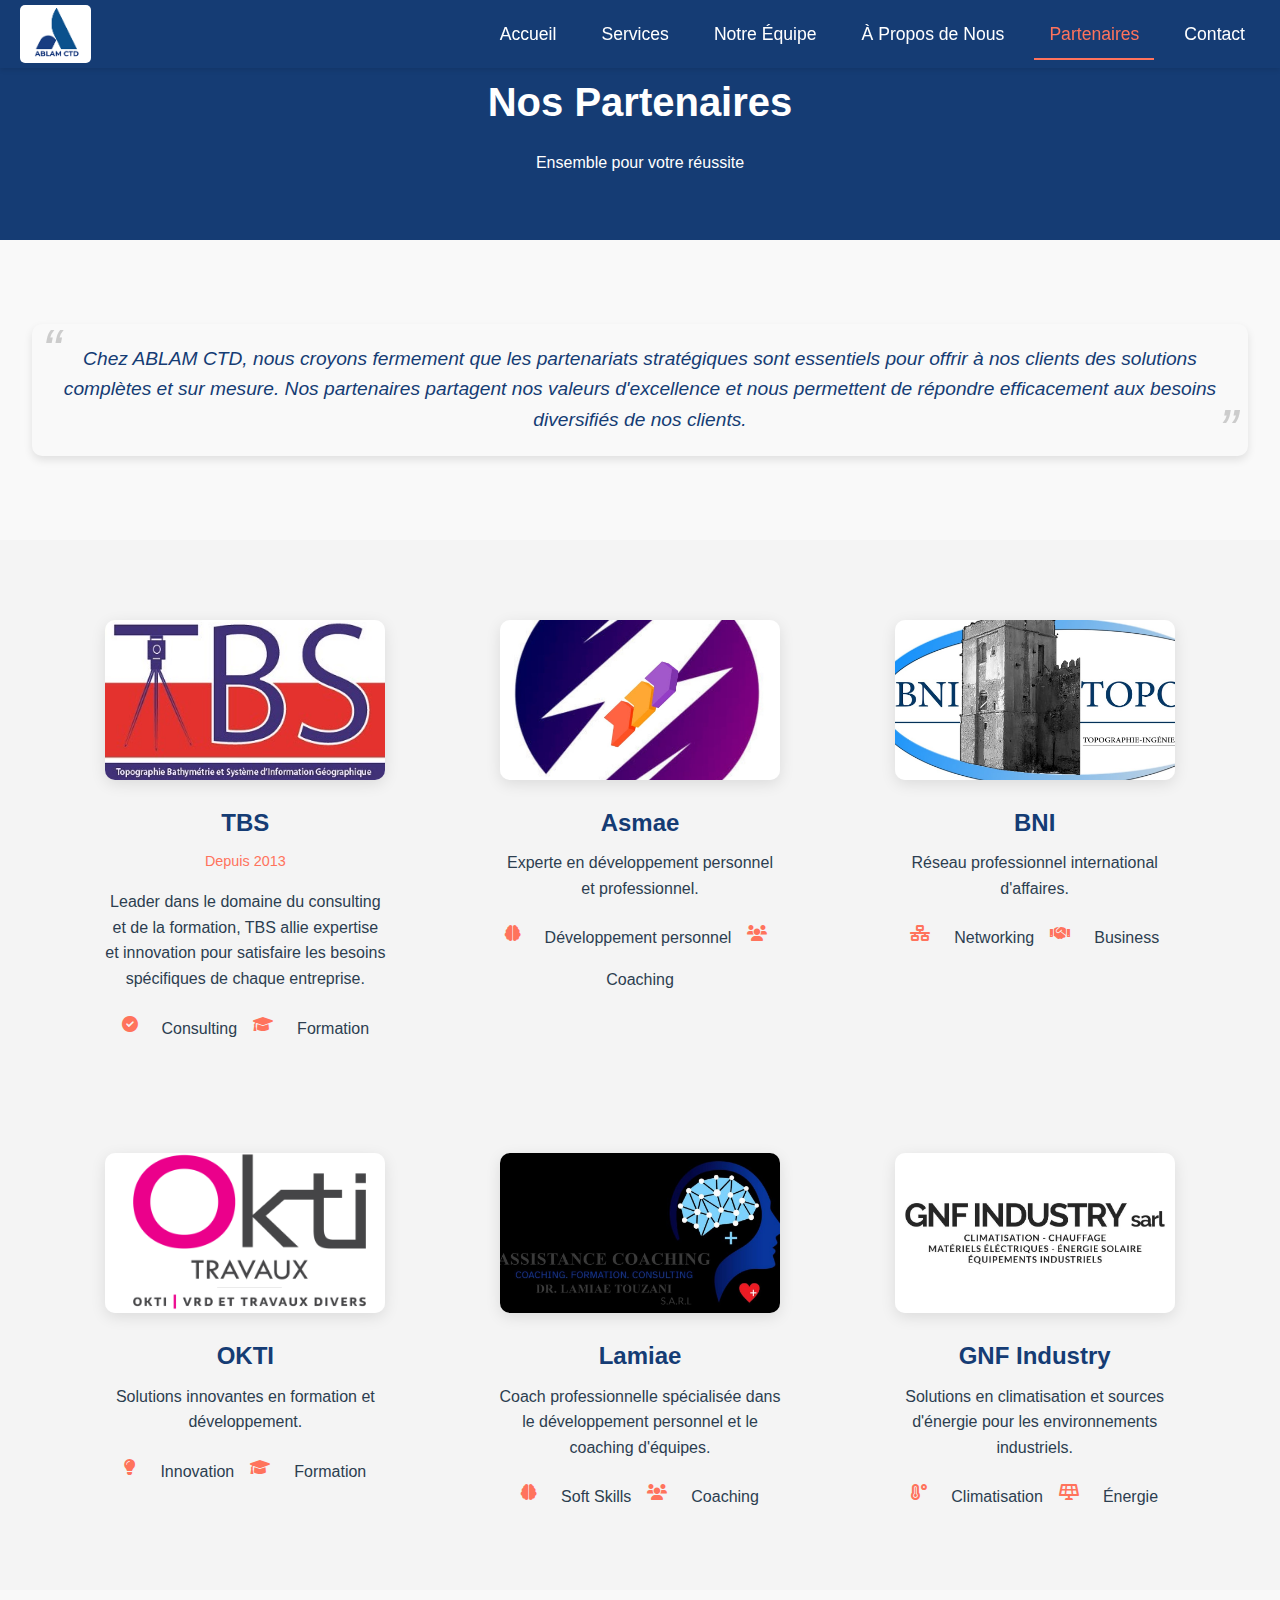
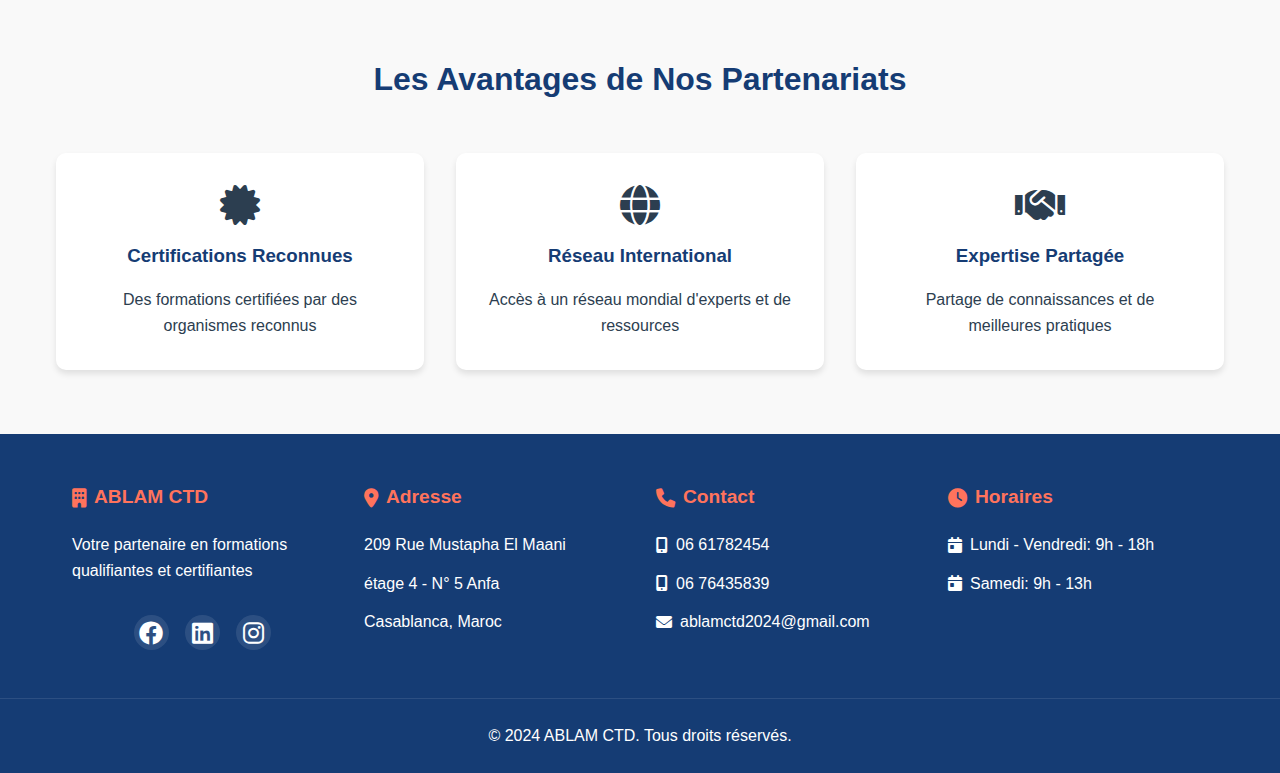
<file: partenaires.html>
<!DOCTYPE html>
<html lang="fr">
<head>
    <meta charset="UTF-8">
    <meta name="viewport" content="width=device-width, initial-scale=1.0">
        <!-- Favicon standard -->
        <link rel="icon" type="image/x-icon" href="favicon.ico">

        <!-- Favicon en différentes tailles -->
        <link rel="icon" type="image/png" sizes="16x16" href="favicon-16x16.png">
        <link rel="icon" type="image/png" sizes="32x32" href="favicon-32x32.png">
    
        <!-- Pour les appareils Apple (iPhone, iPad) -->
        <link rel="apple-touch-icon" sizes="180x180" href="apple-touch-icon.png">
    
        <!-- Pour Android Chrome -->
        <link rel="icon" type="image/png" sizes="192x192" href="android-chrome-192x192.png">
        <link rel="icon" type="image/png" sizes="512x512" href="android-chrome-512x512.png">
    
        <!-- Fichier de configuration pour les PWA (Progressive Web Apps) -->
        <link rel="manifest" href="site.webmanifest">
    <title>ABLAM CTD - Partenaires</title>
    <link rel="stylesheet" href="styles.css">
    <link rel="stylesheet" href="https://cdnjs.cloudflare.com/ajax/libs/font-awesome/6.0.0-beta3/css/all.min.css">
</head>
<body>
    <header>
        <div class="logo">
            <img src="images/logo.png" alt="ABLAM CTD Logo">
        </div>
        <nav id="nav-menu" class="nav">
            <ul>
                <li><a href="index.html">Accueil</a></li>
                <li><a href="services.html">Services</a></li>
                <li><a href="equipe.html">Notre Équipe</a></li>
                <li><a href="documentation.html">À Propos de Nous</a></li>
                <li><a href="partenaires.html" class="active">Partenaires</a></li>
                <li><a href="contact.html">Contact</a></li>
            </ul>
        </nav>
        <div id="hamburger" class="hamburger">
            <i class="fas fa-bars"></i>
        </div>
    </header>

    <section class="page-hero">
        <h1>Nos Partenaires</h1>
        <p>Ensemble pour votre réussite</p>
    </section>

    <section class="partners-intro">
        <p class="quote">Chez ABLAM CTD, nous croyons fermement que les partenariats stratégiques sont essentiels pour offrir à nos clients des solutions complètes et sur mesure. Nos partenaires partagent nos valeurs d'excellence et nous permettent de répondre efficacement aux besoins diversifiés de nos clients.</p>
    </section>

    <section class="partners-grid">
        <div class="partner-card">
            <div class="partner-logo">
                <img src="images/tbs.jpg" alt="TBS Logo">
            </div>
            <h3>TBS</h3>
            <div class="partner-since">Depuis 2013</div>
            <p>Leader dans le domaine du consulting et de la formation, TBS allie expertise et innovation pour satisfaire les besoins spécifiques de chaque entreprise.</p>
            <div class="partner-expertise">
                <i class="fas fa-check-circle"></i> Consulting
                <i class="fas fa-graduation-cap"></i> Formation
            </div>
        </div>

        <div class="partner-card">
            <div class="partner-logo">
                <img src="images/asmae.jpg" alt="Asmae Logo">
            </div>
            <h3>Asmae</h3>
            <p>Experte en développement personnel et professionnel.</p>
            <div class="partner-expertise">
                <i class="fas fa-brain"></i> Développement personnel
                <i class="fas fa-users"></i> Coaching
            </div>
        </div>

        <div class="partner-card">
            <div class="partner-logo">
                <img src="images/bni.jpg" alt="BNI Logo">
            </div>
            <h3>BNI</h3>
            <p>Réseau professionnel international d'affaires.</p>
            <div class="partner-expertise">
                <i class="fas fa-network-wired"></i> Networking
                <i class="fas fa-handshake"></i> Business
            </div>
        </div>

        <div class="partner-card">
            <div class="partner-logo">
                <img src="images/okti.PNG" alt="OKTI Logo">
            </div>
            <h3>OKTI</h3>
            <p>Solutions innovantes en formation et développement.</p>
            <div class="partner-expertise">
                <i class="fas fa-lightbulb"></i> Innovation
                <i class="fas fa-graduation-cap"></i> Formation
            </div>
        </div>

        <div class="partner-card">
            <div class="partner-logo">
                <img src="images/lamiae.jpg" alt="Lamiae Logo">
            </div>
            <h3>Lamiae</h3>
            <p>Coach professionnelle spécialisée dans le développement personnel et le coaching d'équipes.</p>
            <div class="partner-expertise">
                <i class="fas fa-brain"></i> Soft Skills
                <i class="fas fa-users"></i> Coaching
            </div>
        </div>

        <div class="partner-card">
            <div class="partner-logo">
                <img src="images/gnf.jpg" alt="GNF Industry Logo">
            </div>
            <h3>GNF Industry</h3>
            <p>Solutions en climatisation et sources d'énergie pour les environnements industriels.</p>
            <div class="partner-expertise">
                <i class="fas fa-temperature-high"></i> Climatisation
                <i class="fas fa-solar-panel"></i> Énergie
            </div>
        </div>
    </section>

    <section class="partnership-benefits">
        <div class="container">
            <h2>Les Avantages de Nos Partenariats</h2>
            <div class="benefits-grid">
                <div class="benefit-card">
                    <i class="fas fa-certificate"></i>
                    <h3>Certifications Reconnues</h3>
                    <p>Des formations certifiées par des organismes reconnus</p>
                </div>
                <div class="benefit-card">
                    <i class="fas fa-globe"></i>
                    <h3>Réseau International</h3>
                    <p>Accès à un réseau mondial d'experts et de ressources</p>
                </div>
                <div class="benefit-card">
                    <i class="fas fa-handshake"></i>
                    <h3>Expertise Partagée</h3>
                    <p>Partage de connaissances et de meilleures pratiques</p>
                </div>
            </div>
        </div>
    </section>

    <footer class="main-footer">
        <div class="footer-content">
            <div class="footer-section">
                <h4><i class="fas fa-building"></i> ABLAM CTD</h4>
                <p>Votre partenaire en formations qualifiantes et certifiantes</p>
                <div class="social-links">
                    <a href="https://www.facebook.com/profile.php?id=61563151083874" title="Facebook" target="_blank"><i class="fab fa-facebook"></i></a>
                    <a href="https://www.linkedin.com/company/ablam-ctd/" title="LinkedIn" target="_blank"><i class="fab fa-linkedin"></i></a>
                    <a href="https://www.instagram.com/ablam_ctd/" title="Instagram" target="_blank"><i class="fab fa-instagram"></i></a>
                </div>
            </div>

            <div class="footer-section">
                <h4><i class="fas fa-map-marker-alt"></i> Adresse</h4>
                <p>209 Rue Mustapha El Maani</p>
                <p>étage 4 - N° 5 Anfa</p>
                <p>Casablanca, Maroc</p>
            </div>

            <div class="footer-section">
                <h4><i class="fas fa-phone"></i> Contact</h4>
                <p><i class="fas fa-mobile-alt"></i> <a href="tel:0661782454">06 61782454</a></p>
                <p><i class="fas fa-mobile-alt"></i> <a href="tel:0676435839">06 76435839</a></p>
                <p><i class="fas fa-envelope"></i> <a href="mailto:ablamctd2024@gmail.com">ablamctd2024@gmail.com</a></p>
            </div>

            <div class="footer-section">
                <h4><i class="fas fa-clock"></i> Horaires</h4>
                <p><i class="fas fa-calendar-day"></i> Lundi - Vendredi: 9h - 18h</p>
                <p><i class="fas fa-calendar-day"></i> Samedi: 9h - 13h</p>
            </div>
        </div>
        <div class="footer-bottom">
            <p>&copy; 2024 ABLAM CTD. Tous droits réservés.</p>
        </div>
    </footer>

    <script src="script.js"></script>
</body>
</html>
</file>
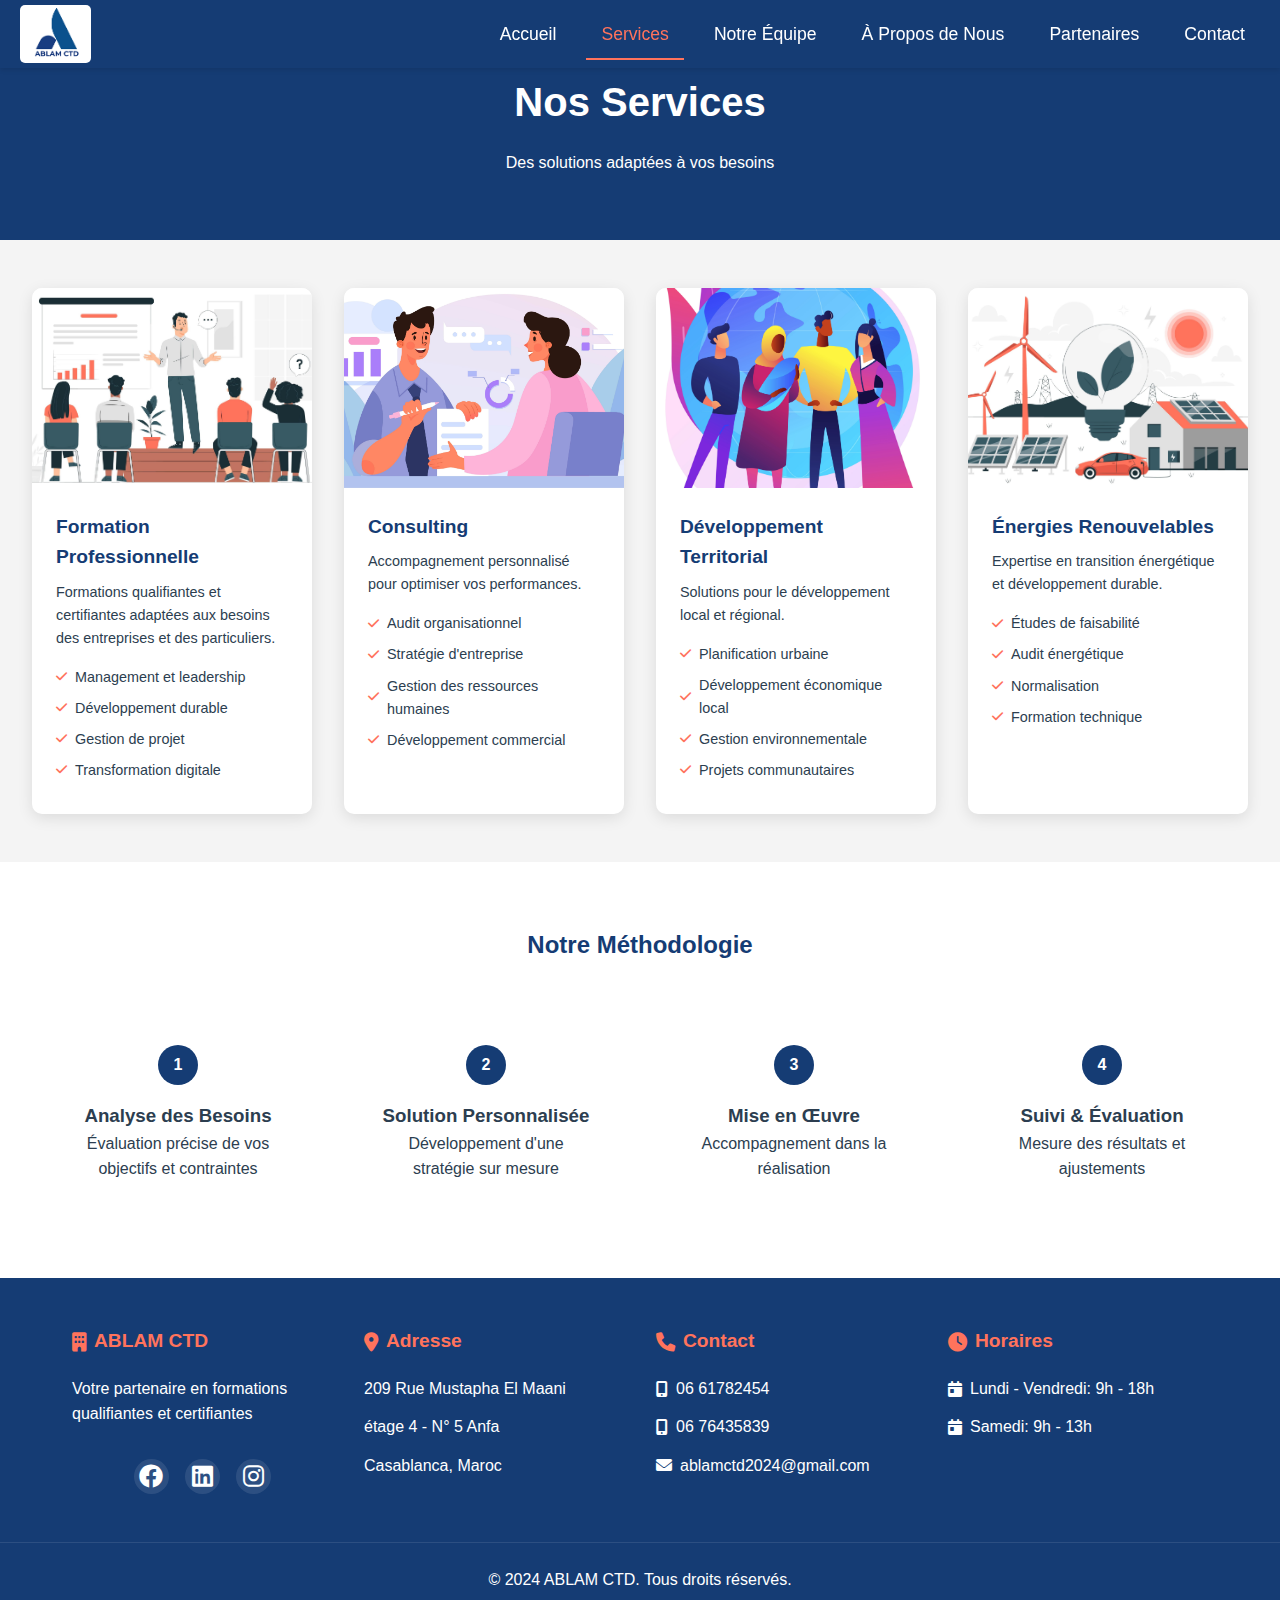
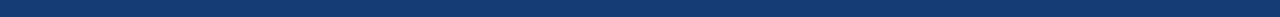
<file: services.html>
<!DOCTYPE html>
<html lang="fr">
<head>
    <meta charset="UTF-8">
    <meta name="viewport" content="width=device-width, initial-scale=1.0">
        <!-- Favicon standard -->
        <link rel="icon" type="image/x-icon" href="favicon.ico">

        <!-- Favicon en différentes tailles -->
        <link rel="icon" type="image/png" sizes="16x16" href="favicon-16x16.png">
        <link rel="icon" type="image/png" sizes="32x32" href="favicon-32x32.png">
    
        <!-- Pour les appareils Apple (iPhone, iPad) -->
        <link rel="apple-touch-icon" sizes="180x180" href="apple-touch-icon.png">
    
        <!-- Pour Android Chrome -->
        <link rel="icon" type="image/png" sizes="192x192" href="android-chrome-192x192.png">
        <link rel="icon" type="image/png" sizes="512x512" href="android-chrome-512x512.png">
    
        <!-- Fichier de configuration pour les PWA (Progressive Web Apps) -->
        <link rel="manifest" href="site.webmanifest">
    <title>ABLAM CTD - Services</title>
    <link rel="stylesheet" href="styles.css">
    <link rel="stylesheet" href="https://cdnjs.cloudflare.com/ajax/libs/font-awesome/6.0.0-beta3/css/all.min.css">
</head>
<body>
    <header>
        <div class="logo">
            <img src="images/logo.png" alt="ABLAM CTD Logo">
        </div>
        <nav id="nav-menu" class="nav">
            <ul>
                <li><a href="index.html">Accueil</a></li>
                <li><a href="services.html" class="active">Services</a></li>
                <li><a href="equipe.html">Notre Équipe</a></li>
                <li><a href="documentation.html">À Propos de Nous</a></li>
                <li><a href="partenaires.html">Partenaires</a></li>
                <li><a href="contact.html">Contact</a></li>
            </ul>
        </nav>
        <div id="hamburger" class="hamburger">
            <i class="fas fa-bars"></i>
        </div>
    </header>

    <section class="page-hero">
        <h1>Nos Services</h1>
        <p>Des solutions adaptées à vos besoins</p>
    </section>

    <section class="services-grid">
        <div class="service-card">
            <div class="service-image">
                <img src="images/formation.jpg" alt="Formation Professionnelle">
            </div>
            <h3>Formation Professionnelle</h3>
            <p>Formations qualifiantes et certifiantes adaptées aux besoins des entreprises et des particuliers.</p>
            <ul>
                <li><i class="fas fa-check"></i> Management et leadership</li>
                <li><i class="fas fa-check"></i> Développement durable</li>
                <li><i class="fas fa-check"></i> Gestion de projet</li>
                <li><i class="fas fa-check"></i> Transformation digitale</li>
            </ul>
        </div>

        <div class="service-card">
            <div class="service-image">
                <img src="images/Consulting.jpg" alt="Consulting">
            </div>
            <h3>Consulting</h3>
            <p>Accompagnement personnalisé pour optimiser vos performances.</p>
            <ul>
                <li><i class="fas fa-check"></i> Audit organisationnel</li>
                <li><i class="fas fa-check"></i> Stratégie d'entreprise</li>
                <li><i class="fas fa-check"></i> Gestion des ressources humaines</li>
                <li><i class="fas fa-check"></i> Développement commercial</li>
            </ul>
        </div>

        <div class="service-card">
            <div class="service-image">
                <img src="images/Territorial.jpg" alt="Développement Territorial">
            </div>
            <h3>Développement Territorial</h3>
            <p>Solutions pour le développement local et régional.</p>
            <ul>
                <li><i class="fas fa-check"></i> Planification urbaine</li>
                <li><i class="fas fa-check"></i> Développement économique local</li>
                <li><i class="fas fa-check"></i> Gestion environnementale</li>
                <li><i class="fas fa-check"></i> Projets communautaires</li>
            </ul>
        </div>

        <div class="service-card">
            <div class="service-image">
                <img src="images/Renouvelables.jpg" alt="Énergies Renouvelables">
            </div>
            <h3>Énergies Renouvelables</h3>
            <p>Expertise en transition énergétique et développement durable.</p>
            <ul>
                <li><i class="fas fa-check"></i> Études de faisabilité</li>
                <li><i class="fas fa-check"></i> Audit énergétique</li>
                <li><i class="fas fa-check"></i> Normalisation</li>
                <li><i class="fas fa-check"></i> Formation technique</li>
            </ul>
        </div>
    </section>

    <section class="methodology">
        <h2>Notre Méthodologie</h2>
        <div class="methodology-steps">
            <div class="step">
                <div class="step-number">1</div>
                <h3>Analyse des Besoins</h3>
                <p>Évaluation précise de vos objectifs et contraintes</p>
            </div>
            <div class="step">
                <div class="step-number">2</div>
                <h3>Solution Personnalisée</h3>
                <p>Développement d'une stratégie sur mesure</p>
            </div>
            <div class="step">
                <div class="step-number">3</div>
                <h3>Mise en Œuvre</h3>
                <p>Accompagnement dans la réalisation</p>
            </div>
            <div class="step">
                <div class="step-number">4</div>
                <h3>Suivi & Évaluation</h3>
                <p>Mesure des résultats et ajustements</p>
            </div>
        </div>
    </section>

    <footer class="main-footer">
        <div class="footer-content">
            <div class="footer-section">
                <h4><i class="fas fa-building"></i> ABLAM CTD</h4>
                <p>Votre partenaire en formations qualifiantes et certifiantes</p>
                <div class="social-links">
                    <a href="https://www.facebook.com/profile.php?id=61563151083874" title="Facebook" target="_blank"><i class="fab fa-facebook"></i></a>
                    <a href="https://www.linkedin.com/company/ablam-ctd/" title="LinkedIn" target="_blank"><i class="fab fa-linkedin"></i></a>
                    <a href="https://www.instagram.com/ablam_ctd/" title="Instagram" target="_blank"><i class="fab fa-instagram"></i></a>
                </div>
            </div>

            <div class="footer-section">
                <h4><i class="fas fa-map-marker-alt"></i> Adresse</h4>
                <p>209 Rue Mustapha El Maani</p>
                <p>étage 4 - N° 5 Anfa</p>
                <p>Casablanca, Maroc</p>
            </div>

            <div class="footer-section">
                <h4><i class="fas fa-phone"></i> Contact</h4>
                <p><i class="fas fa-mobile-alt"></i> <a href="tel:0661782454">06 61782454</a></p>
                <p><i class="fas fa-mobile-alt"></i> <a href="tel:0676435839">06 76435839</a></p>
                <p><i class="fas fa-envelope"></i> <a href="mailto:ablamctd2024@gmail.com">ablamctd2024@gmail.com</a></p>
            </div>

            <div class="footer-section">
                <h4><i class="fas fa-clock"></i> Horaires</h4>
                <p><i class="fas fa-calendar-day"></i> Lundi - Vendredi: 9h - 18h</p>
                <p><i class="fas fa-calendar-day"></i> Samedi: 9h - 13h</p>
            </div>
        </div>
        <div class="footer-bottom">
            <p>&copy; 2024 ABLAM CTD. Tous droits réservés.</p>
        </div>
    </footer>

    <script src="script.js"></script>
</body>
</html>
</file>
<file: styles.css>
/* Global settings */
* {
    margin: 0;
    padding: 0;
    box-sizing: border-box;
}

:root {
    --primary-color: #153c74;    /* Bleu principal */
    --accent-color: #ff735c;     /* Nouvelle couleur d'accent - orange/rouge */
    --secondary-color: #385a64;  /* Nouvelle couleur secondaire - bleu gris */
    --text-color: #2c3e50;       /* Texte foncé */
    --light-text: #ffffff;       /* Texte clair */
    --background-light: #f9f9f9;
    --dark-text: #333333;
}

body {
    font-family: 'Arial', sans-serif;
    color: var(--text-color);
    line-height: 1.6;
    background-color: #f4f4f4; /* Light background for the whole site */
    padding-top: 50px; /* Réduit de 70px à 50px pour correspondre à la nouvelle hauteur du header */
}

header {
    position: fixed;
    width: 100%;
    top: 0;
    left: 0;
    background-color: var(--primary-color);
    z-index: 9999;
    padding: 5px 20px;
    display: flex;
    justify-content: space-between;
    align-items: center;
    box-shadow: 0 2px 5px rgba(0,0,0,0.1);
    transition: transform 0.3s ease;
}

.logo {
    background-color: var(--light-text);
    padding: 3px;
    border-radius: 5px;
    display: flex;
    align-items: center;
}

header .logo img {
    width: 65px;
    height: auto;
}

.logo a {
    display: flex;
    align-items: center;
    text-decoration: none;
}

.logo a:hover {
    opacity: 0.9;
}

nav ul {
    list-style: none;
    display: flex;
}

nav ul li {
    margin-left: 15px;
}

nav ul li a {
    color: #f0f8ff; /* Clear text color */
    text-decoration: none;
    font-size: 1rem;
    transition: color 0.3s;
}

nav ul li a:hover {
    color: var(--accent-color);
}

.hamburger {
    display: none;
    cursor: pointer;
    padding: 10px;
    transition: all 0.3s ease;
}

.hamburger i {
    transition: transform 0.3s ease;
}

.hamburger.active i {
    transform: rotate(90deg);
}

.hero {
    background-color: var(--background-light);
    text-align: center;
    padding: 40px 20px;
    position: relative;
    overflow: hidden;
    min-height: 400px;
    background-image: linear-gradient(rgba(21, 60, 116, 0.8), rgba(21, 60, 116, 0.8)), url('images/hero-bg.jpg');
    background-size: cover;
    background-position: center;
    display: flex;
    align-items: center;
    justify-content: center;
    margin-top: -50px;
    padding-top: 100px;
    margin-bottom: 100px;
}

.hero-content {
    position: relative;
    z-index: 2;
    color: var(--light-text);
    max-width: 800px;
    padding-top: 30px;
}

.hero-content h1 {
    font-size: 2.2em;
    color: var(--light-text);
    margin-bottom: 1rem;
}

.hero-content p {
    font-size: 1.1em;
    color: var(--light-text);
    margin-bottom: 1.5rem;
}

.cta-button {
    display: inline-block;
    background-color: var(--accent-color);
    color: var(--light-text);
    padding: 0.8rem 1.8rem;
    border-radius: 5px;
    text-decoration: none;
    font-size: 1.1em;
    transition: all 0.3s ease;
    margin-top: 1.5rem;
}

.cta-button:hover {
    background-color: var(--secondary-color);
    transform: translateY(-3px);
    box-shadow: 0 4px 8px rgba(0,0,0,0.2);
}

.hero-icon i {
    font-size: 4em;
    color: #153c74;
    margin-top: 20px;
}

/* About Section */
.about {
    background-color: #ffffff;
    padding: 40px 20px;
    text-align: center;
}

.expertise {
    background-color: #f9f9f9;
    padding: 40px 20px;
    text-align: center;
    margin-top: 0;
}

.expertise .section-header {
    margin-bottom: 40px;
    padding-top: 30px;
}

.expertise .section-header i {
    margin-bottom: 15px;
}

.expertise .expertise-cards {
    display: flex;
    justify-content: space-around;
    gap: 20px;
}

.expertise .card {
    background-color: var(--light-text);
    padding: 20px;
    border-radius: 10px;
    width: 30%;
    box-shadow: 0 4px 8px rgba(0, 0, 0, 0.1);
    transition: transform 0.3s ease, box-shadow 0.3s ease;
    cursor: pointer;
}

.expertise .card:hover {
    transform: translateY(-10px);
    box-shadow: 0 8px 16px rgba(21, 60, 116, 0.2);
}

.accompagnement {
    background-color: #ffffff;
    padding: 40px 20px;
    text-align: center;
}

.who-we-are {
    padding: 4rem 2rem;
    background-color: var(--background-light);
}

.who-we-are .intro-text {
    max-width: 800px;
    margin: 0 auto 3rem;
    padding: 2rem;
    background: white;
    border-radius: 15px;
    box-shadow: 0 4px 15px rgba(0, 0, 0, 0.1);
}

.who-we-are .features-grid {
    display: grid;
    grid-template-columns: repeat(auto-fit, minmax(300px, 1fr));
    gap: 2rem;
    max-width: 1200px;
    margin: 0 auto;
}

.feature-card {
    background: white;
    padding: 2rem;
    border-radius: 15px;
    box-shadow: 0 4px 15px rgba(0, 0, 0, 0.1);
    transition: transform 0.3s ease;
}

.feature-card:hover {
    transform: translateY(-5px);
}

.feature-card i {
    font-size: 2.5rem;
    color: var(--accent-color);
    margin-bottom: 1rem;
}

.feature-card h3 {
    color: var(--primary-color);
    margin-bottom: 1rem;
}

.expertise-list {
    margin-top: 3rem;
}

.expertise-list ul {
    display: grid;
    grid-template-columns: repeat(auto-fit, minmax(250px, 1fr));
    gap: 1rem;
    list-style: none;
    padding: 0;
}

.expertise-list li {
    display: flex;
    align-items: center;
    padding: 1rem;
    background: white;
    border-radius: 10px;
    box-shadow: 0 2px 8px rgba(0, 0, 0, 0.1);
}

.expertise-list li i {
    color: var(--accent-color);
    margin-right: 1rem;
    font-size: 1.2rem;
}

/* Footer */
footer {
    background-color: var(--primary-color);
    color: var(--light-text);
    text-align: center;
    padding: 20px 0;
}

footer a {
    color: #f0f8ff;
    text-decoration: none;
}

/* Mobile Responsive */
@media (max-width: 1024px) {
    .hero-content h1 {
        font-size: 2em;
    }

    .hero-content p {
        font-size: 1.1em;
    }

    .expertise .expertise-cards {
        flex-direction: column;
        align-items: center;
    }

    .expertise .card {
        width: 90%;
        max-width: 400px;
        margin-bottom: 2rem;
    }
}

@media (max-width: 768px) {
    .nav {
        position: fixed;
        top: 60px;
        left: 0;
        width: 100%;
        height: calc(100vh - 60px);
        background-color: var(--primary-color);
        display: none;
        z-index: 1000;
    }

    .nav.show {
        display: block;
    }

    .nav ul {
        flex-direction: column;
        padding: 0;
        margin: 0;
    }

    .nav ul li {
        width: 100%;
        margin: 0;
        border-bottom: 1px solid rgba(255, 255, 255, 0.1);
    }

    .nav ul li a {
        display: block;
        padding: 15px 20px;
        color: var(--light-text);
        text-align: center;
    }

    .hamburger {
        display: block;
        font-size: 24px;
        color: var(--light-text);
        background: none;
        border: none;
        padding: 10px;
        cursor: pointer;
    }

    /* Ajustement pour le contenu */
    body {
        padding-top: 45px; /* Réduire encore pour mobile */
    }

    .hero {
        margin-top: -45px;
        padding-top: 80px;
        margin-bottom: 60px;
    }

    .hero-content {
        padding-top: 20px;
    }

    .hero-content h1 {
        font-size: 1.6em;
    }

    .hero-content p {
        font-size: 0.9em;
    }

    .cta-button {
        padding: 0.8rem 1.5rem;
        font-size: 1em;
    }

    section {
        padding: 2rem 1rem;
    }

    .who-we-are ul {
        font-size: 1em;
        padding: 0 1rem;
    }

    header .logo img {
        width: 50px;
        height: auto;
    }

    .logo {
        padding: 2px;
    }

    .expertise .card {
        width: 80%;
        margin: 10px auto;
    }

    header {
        padding: 5px 15px;
    }

    .hero {
        min-height: 300px;
    }

    .page-hero {
        margin-top: -45px;
        padding-top: 65px;
    }

    .expertise {
        margin-top: 40px;
    }
    
    .expertise .section-header {
        margin-bottom: 30px;
        padding-top: 20px;
    }

    .contact-grid {
        grid-template-columns: 1fr;
        gap: 2rem;
        padding: 0;
    }

    .contact-info, 
    .contact-form {
        width: 90%;
        margin: 0 auto;
        padding: 1rem;
    }

    .info-card {
        padding: 1rem;
        margin-left: 0;
    }

    .contact-section .container {
        padding: 1rem;
        margin: 0;
    }

    .form-group {
        margin-bottom: 1rem;
        padding: 0;
    }

    .info-item {
        padding-left: 0;
    }
    
    .contact-form h3 {
        margin-left: 0;
    }
}

@media (max-width: 480px) {
    .hero-content h1 {
        font-size: 1.5em;
    }

    .hero {
        min-height: 350px;
    }

    .cta-button {
        width: 90%;
        text-align: center;
    }

    .expertise .card,
    .who-we-are,
    .about,
    .accompagnement {
        padding: 1rem;
    }

    .contact-info, 
    .contact-form {
        width: 100%;
        padding: 0.5rem;
    }
}

/* Show navigation when menu is active */
.nav.active ul {
    display: flex;
}

.hero-overlay {
    position: absolute;
    top: 0;
    left: 0;
    right: 0;
    bottom: 0;
    background: rgba(21, 60, 116, 0.7);
    z-index: 1;
}

/* Styles pour la page Services */
.page-hero {
    background-color: var(--primary-color);
    color: var(--light-text);
    text-align: center;
    padding: 4rem 2rem;
    position: relative;
    margin-top: -50px; /* Ajuster pour correspondre au nouveau padding-top du body */
    padding-top: 70px; /* Ajuster l'espacement du contenu */
    z-index: 1;
}

.page-hero h1 {
    font-size: 2.5rem;
    margin-bottom: 1rem;
}

.services-grid {
    display: grid;
    grid-template-columns: repeat(4, 1fr);
    gap: 2rem;
    max-width: 1400px;
    margin: 3rem auto;
    padding: 0 2rem;
}

.service-card {
    background: white;
    border-radius: 10px;
    overflow: hidden;
    box-shadow: 0 4px 15px rgba(0, 0, 0, 0.1);
    transition: transform 0.3s ease;
}

.service-card:hover {
    transform: translateY(-10px);
}

.service-image {
    width: 100%;
    height: 200px;
    overflow: hidden;
}

.service-image img {
    width: 100%;
    height: 100%;
    object-fit: cover;
    transition: transform 0.3s ease;
}

.service-card:hover .service-image img {
    transform: scale(1.05);
}

.service-card h3 {
    color: var(--primary-color);
    padding: 1.5rem 1.5rem 0.5rem;
    font-size: 1.2rem;
}

.service-card p {
    padding: 0 1.5rem;
    color: var(--text-color);
    font-size: 0.9rem;
    margin-bottom: 1rem;
}

.service-card ul {
    list-style: none;
    padding: 0 1.5rem 1.5rem;
}

.service-card ul li {
    display: flex;
    align-items: center;
    margin-bottom: 0.5rem;
    font-size: 0.9rem;
}

.service-card ul li i {
    color: var(--accent-color);
    margin-right: 0.5rem;
    font-size: 0.8rem;
}

/* Responsive design */
@media (max-width: 1200px) {
    .services-grid {
        grid-template-columns: repeat(2, 1fr);
    }
}

@media (max-width: 768px) {
    .services-grid {
        grid-template-columns: 1fr;
        padding: 0 1rem;
    }

    .service-image {
        height: 180px;
    }
}

.methodology {
    padding: 4rem 2rem;
    background-color: white;
}

.methodology h2 {
    text-align: center;
    color: var(--primary-color);
    margin-bottom: 3rem;
}

.methodology-steps {
    display: grid;
    grid-template-columns: repeat(auto-fit, minmax(250px, 1fr));
    gap: 2rem;
    max-width: 1200px;
    margin: 0 auto;
}

.step {
    text-align: center;
    padding: 2rem;
}

.step-number {
    width: 40px;
    height: 40px;
    background-color: var(--primary-color);
    color: white;
    border-radius: 50%;
    display: flex;
    align-items: center;
    justify-content: center;
    margin: 0 auto 1rem;
    font-weight: bold;
}

@media (max-width: 768px) {
    .services-grid {
        grid-template-columns: 1fr;
    }
    
    .methodology-steps {
        grid-template-columns: 1fr;
    }
}

/* Styles pour la page Équipe */
.team-grid {
    display: grid;
    grid-template-columns: repeat(3, 1fr);
    gap: 2rem;
    padding: 2rem;
    max-width: 1400px;
    margin: 0 auto;
}

.team-member {
    background: white;
    border-radius: 10px;
    padding: 1.5rem;
    box-shadow: 0 4px 6px rgba(0, 0, 0, 0.1);
    transition: transform 0.3s ease;
    cursor: pointer;
    position: relative;
}

.team-member:hover {
    transform: translateY(-5px);
    box-shadow: 0 6px 12px rgba(0, 0, 0, 0.15);
}

.member-image {
    width: 200px;
    height: 200px;
    margin: 0 auto 1rem;
    border-radius: 50%;
    overflow: hidden;
    background-color: var(--background-light);
    display: flex;
    align-items: center;
    justify-content: center;
    position: relative;
    transform: perspective(800px) rotateY(0deg);
    transition: all 0.5s ease;
    border: none;
    outline: 2px solid var(--primary-color);
    outline-offset: 2px;
    box-shadow: 0 4px 10px -2px rgba(0, 0, 0, 0.2);
}

.member-image:hover {
    transform: perspective(800px) rotateY(5deg) translateY(-5px);
    box-shadow: -5px 8px 15px -2px rgba(0, 0, 0, 0.3);
    outline-color: var(--accent-color);
}

.member-image img {
    width: 100%;
    height: 100%;
    object-fit: cover;
    object-position: center top;
    transform: scale(0.95);
    transition: transform 0.5s ease;
    border-radius: 50%;
}

.member-image:hover img {
    transform: scale(1);
}

/* Effet de brillance au survol */
.member-image::after {
    content: '';
    position: absolute;
    top: 0;
    left: -100%;
    width: 50%;
    height: 100%;
    background: linear-gradient(
        to right,
        transparent,
        rgba(255, 255, 255, 0.3),
        transparent
    );
    transform: skewX(-25deg);
    transition: 0.75s;
}

.member-image:hover::after {
    left: 150%;
}

/* Style pour l'icône dans le cercle */
.member-image i {
    font-size: 80px; /* Taille plus grande pour l'icône */
    transition: transform 0.3s ease;
}

/* Animation au survol */
.member-image:hover i {
    transform: scale(1.1);
}

/* Ajustement pour mobile */
@media (max-width: 768px) {
    .member-image {
        width: 150px;
        height: 150px;
    }

    .member-image i {
        font-size: 60px;
    }
}

.team-member h3 {
    color: var(--primary-color);
    margin-bottom: 0.5rem;
    text-align: center;
}

.team-member .position {
    color: var(--secondary-color);
    font-weight: bold;
    text-align: center;
    margin-bottom: 1rem;
}

.team-member .expertise {
    display: none; /* Cache par défaut */
    background-color: #f5f5f5;
    padding: 15px;
    margin-top: 15px;
    border-radius: 8px;
}

.team-member .expertise.active {
    display: block; /* Affiche l'expertise quand active */
}

.team-member .expertise h4 {
    color: var(--primary-color);
    margin-bottom: 0.5rem;
}

.team-member .expertise ul {
    list-style: none;
    padding-left: 0;
}

.team-member .expertise ul li {
    padding: 0.5rem 0;
    display: flex;
    align-items: center;
    gap: 0.8rem;
}

.team-member .expertise ul li:before {
    display: none;
}

.team-member .expertise ul li i {
    color: var(--accent-color);
    font-size: 1.1rem;
    min-width: 20px;
    text-align: center;
}

/* Animation au survol des icônes */
.team-member .expertise ul li i {
    transition: transform 0.3s ease;
}

.team-member .expertise ul li:hover i {
    transform: scale(1.2);
}

/* Ajustement pour mobile */
@media (max-width: 768px) {
    .team-member {
        width: 100%;
        max-width: 400px;
        margin: 0 auto 2rem;
    }

    .team-grid {
        grid-template-columns: 1fr;
        padding: 1rem;
        gap: 0;
    }
}

.social-links {
    display: flex;
    justify-content: center;
    gap: 1rem;
    padding: 1rem;
}

.social-links a {
    color: var(--primary-color);
    font-size: 1.5rem;
    transition: color 0.3s ease;
}

.social-links a:hover {
    color: var(--accent-color);
}

.team-values {
    padding: 2rem 1rem;
    margin-bottom: 2rem;
    overflow-x: hidden;
    width: 100%;
    max-width: 100vw;
}

.team-values h2 {
    text-align: center;
    color: var(--primary-color);
    margin-bottom: 2rem;
    font-size: 1.8rem;
    padding: 0 1rem;
}

.values-grid {
    display: grid;
    grid-template-columns: repeat(3, 1fr);
    gap: 1.5rem;
    max-width: 1200px;
    margin: 0 auto;
    padding: 0 1rem;
}

.value-card {
    background: white;
    padding: 1.5rem;
    border-radius: 10px;
    box-shadow: 0 2px 8px rgba(0, 0, 0, 0.1);
    text-align: center;
    transition: transform 0.3s ease;
}

.value-card i {
    font-size: 2rem;
    color: var(--accent-color);
    margin-bottom: 1rem;
}

.value-card h3 {
    color: var(--primary-color);
    margin-bottom: 0.5rem;
    font-size: 1.1rem;
}

.value-card p {
    color: var(--text-color);
    font-size: 0.9rem;
    line-height: 1.4;
}

/* Ajustements pour mobile */
@media (max-width: 768px) {
    .team-values {
        padding: 1rem 0;
    }

    .values-grid {
        grid-template-columns: 1fr;
        gap: 1rem;
        padding: 0 1rem;
        width: 100%;
    }

    .value-card {
        max-width: 100%;
        margin: 0 auto;
    }

    .team-values h2 {
        font-size: 1.5rem;
        margin-bottom: 1.5rem;
    }

    /* Assurer que le menu hamburger reste visible */
    .hamburger {
        z-index: 1001;
        position: relative;
    }
}

@media (max-width: 480px) {
    .values-grid {
        grid-template-columns: 1fr;
    }
}

/* Styles pour la page Documentation */
.company-info {
    padding: 4rem 2rem;
    background-color: var(--background-light);
}

.legal-info-grid {
    display: grid;
    grid-template-columns: repeat(3, 1fr);
    gap: 2rem;
    max-width: 1200px;
    margin: 0 auto;
}

.info-circle {
    display: flex;
    flex-direction: column;
    align-items: center;
    text-align: center;
    padding: 1rem;
}

.circle-icon {
    width: 120px;
    height: 120px;
    background-color: var(--primary-color);
    border-radius: 50%;
    display: flex;
    align-items: center;
    justify-content: center;
    margin-bottom: 1rem;
    transition: transform 0.3s ease;
}

.circle-icon i {
    font-size: 2.5rem;
    color: var(--light-text);
}

.info-circle:hover .circle-icon {
    transform: scale(1.1);
    background-color: var(--accent-color);
}

.info-circle h4 {
    color: var(--primary-color);
    margin-bottom: 0.5rem;
    font-size: 1.1rem;
}

.info-circle p {
    color: var(--text-color);
    font-size: 1rem;
}

/* Responsive */
@media (max-width: 1024px) {
    .legal-info-grid {
        grid-template-columns: repeat(2, 1fr);
    }
}

@media (max-width: 768px) {
    .legal-info-grid {
        grid-template-columns: repeat(2, 1fr);
    }
    
    .circle-icon {
        width: 100px;
        height: 100px;
    }
}

@media (max-width: 480px) {
    .legal-info-grid {
        grid-template-columns: 1fr;
    }
}

.mission-section {
    background-color: var(--primary-color);
    color: var(--light-text);
    padding: 4rem 2rem;
    text-align: center;
}

.mission-content {
    max-width: 800px;
    margin: 0 auto;
}

.services-details {
    padding: 4rem 2rem;
    background-color: var(--background-light);
}

.services-details-grid {
    display: grid;
    grid-template-columns: repeat(3, 1fr);
    gap: 2rem;
    max-width: 1200px;
    margin: 0 auto;
}

.service-detail-card {
    background-color: white;
    padding: 2rem;
    border-radius: 10px;
    box-shadow: 0 4px 6px rgba(0, 0, 0, 0.1);
    transition: transform 0.3s ease;
}

.service-detail-card:hover {
    transform: translateY(-5px);
}

.service-icon {
    width: 80px;
    height: 80px;
    background-color: var(--background-light);
    border-radius: 50%;
    display: flex;
    align-items: center;
    justify-content: center;
    margin: 0 auto 1.5rem;
}

.service-icon i {
    font-size: 2rem;
    color: var(--accent-color);
}

.service-detail-card h3 {
    color: var(--primary-color);
    text-align: center;
    margin-bottom: 1.5rem;
}

.service-detail-card ul {
    list-style: none;
    padding: 0;
}

.service-detail-card ul li {
    display: flex;
    align-items: center;
    padding: 0.5rem 0;
    gap: 0.8rem;
}

.service-detail-card ul li i {
    color: var(--accent-color);
    font-size: 0.9rem;
}

/* Responsive design */
@media (max-width: 1024px) {
    .services-details-grid {
        grid-template-columns: repeat(2, 1fr);
    }
}

@media (max-width: 768px) {
    .services-details-grid {
        grid-template-columns: 1fr;
    }
}

.values-section {
    padding: 2rem 1rem;
    overflow-x: hidden;
    width: 100%;
    max-width: 100vw;
}

.values-section .section-header {
    text-align: center;
    margin-bottom: 2rem;
    padding: 0 1rem;
}

.values-section .values-grid {
    display: grid;
    grid-template-columns: repeat(3, 1fr);
    gap: 1.5rem;
    max-width: 1200px;
    margin: 0 auto;
    padding: 0 1rem;
}

.value-item {
    text-align: center;
    padding: 1.5rem;
    background: white;
    border-radius: 10px;
    box-shadow: 0 2px 8px rgba(0, 0, 0, 0.1);
}

.value-item i {
    font-size: 2rem;
    color: var(--accent-color);
    margin-bottom: 1rem;
}

.value-item h3 {
    color: var(--primary-color);
    font-size: 1.1rem;
}

/* Ajustements pour mobile */
@media (max-width: 768px) {
    .values-section {
        padding: 1rem 0;
    }

    .values-section .values-grid {
        grid-template-columns: 1fr;
        gap: 1rem;
        padding: 0 1rem;
        width: 100%;
    }

    .value-item {
        max-width: 100%;
        margin: 0 auto;
    }

    .value-item i {
        font-size: 1.5rem;
    }

    .value-item h3 {
        font-size: 1rem;
    }

    /* Assurer que le menu hamburger reste visible */
    .hamburger {
        z-index: 1001;
        position: relative;
    }
}

@media (max-width: 480px) {
    .values-section .values-grid {
        grid-template-columns: 1fr;
    }
}

/* Styles pour la page Partenaires */
.partners-intro {
    background-color: var(--background-light);
    padding: 4rem 2rem;
    text-align: center;
}

.partners-intro h2 {
    color: var(--primary-color);
    margin-bottom: 1.5rem;
}

.partners-grid {
    display: grid;
    grid-template-columns: repeat(3, 1fr);
    gap: 3rem;
    max-width: 1200px;
    margin: 3rem auto;
    padding: 0 2rem;
}

.partner-category {
    margin-bottom: 4rem;
}

.partner-category h3 {
    color: var(--primary-color);
    text-align: center;
    margin-bottom: 2rem;
    font-size: 1.8rem;
}

.partners-list {
    display: grid;
    grid-template-columns: repeat(auto-fit, minmax(300px, 1fr));
    gap: 2rem;
    max-width: 1200px;
    margin: 0 auto;
}

.partner-card {
    display: flex;
    flex-direction: column;
    align-items: center;
    text-align: center;
    padding: 2rem;
    transition: transform 0.3s ease;
}

.partner-logo {
    width: 280px;
    height: 160px;
    margin: 0 auto 1.5rem;
    overflow: hidden;
    border-radius: 10px;
    box-shadow: 0 4px 15px rgba(0, 0, 0, 0.1);
}

.partner-logo img {
    width: 100%;
    height: 100%;
    object-fit: cover;
    transition: transform 0.3s ease;
}

.partner-card:hover .partner-logo img {
    transform: scale(1.05);
}

.partner-card h3 {
    color: var(--primary-color);
    margin-bottom: 0.5rem;
    font-size: 1.5rem;
}

.partner-since {
    color: var(--accent-color);
    font-size: 0.9rem;
    margin-bottom: 1rem;
}

.partner-card p {
    margin-bottom: 1.5rem;
    line-height: 1.6;
}

.partner-expertise {
    display: flex;
    gap: 1rem;
    justify-content: center;
    flex-wrap: wrap;
}

.partner-expertise i {
    color: var(--accent-color);
    margin-right: 0.5rem;
}

/* Responsive design */
@media (max-width: 1024px) {
    .partners-grid {
        grid-template-columns: repeat(2, 1fr);
    }
}

@media (max-width: 768px) {
    .partners-grid {
        grid-template-columns: 1fr;
        gap: 2rem;
    }

    .partner-logo {
        width: 240px;
        height: 140px;
    }

    .partner-logo img {
        width: 100%;
        height: 100%;
    }
}

@media (max-width: 480px) {
    .partner-logo {
        width: 200px;
        height: 120px;
    }
}

.partnership-benefits {
    background-color: var(--background-light);
    padding: 4rem 2rem;
}

.benefits-grid {
    display: grid;
    grid-template-columns: repeat(auto-fit, minmax(250px, 1fr));
    gap: 2rem;
    max-width: 1200px;
    margin: 0 auto;
}

.benefit-card {
    text-align: center;
    padding: 2rem;
    background-color: white;
    border-radius: 10px;
    box-shadow: 0 4px 6px rgba(0, 0, 0, 0.1);
    transition: transform 0.3s ease;
}

.benefit-card:hover {
    transform: translateY(-5px);
}

.benefit-card i {
    font-size: 2.5rem;
    color: var (--accent-color);
    margin-bottom: 1rem;
}

.benefit-card h3 {
    color: var(--primary-color);
    margin-bottom: 1rem;
}

.container {
    max-width: 1200px;
    margin: 0 auto;
    padding: 0 1rem;
}

@media (max-width: 768px) {
    .partners-list {
        grid-template-columns: 1fr;
    }
    
    .benefits-grid {
        grid-template-columns: 1fr;
    }
}

/* Styles pour la page Contact */
.contact-section {
    padding: 4rem 2rem;
    background-color: var(--background-light);
}

.contact-grid {
    display: grid;
    grid-template-columns: 1fr 1.5fr;
    gap: 3rem;
    max-width: 1200px;
    margin: 0 auto;
}

.contact-info .info-card {
    background-color: white;
    padding: 2rem;
    border-radius: 10px;
    box-shadow: 0 4px 6px rgba(0, 0, 0, 0.1);
}

.info-item {
    display: flex;
    align-items: flex-start;
    margin-bottom: 1.5rem;
    padding: 1rem;
    border-bottom: 1px solid #eee;
}

.info-item:last-child {
    border-bottom: none;
}

.info-item i {
    font-size: 1.5rem;
    color: var(--accent-color);
    margin-right: 1rem;
    min-width: 30px;
}

.info-item h4 {
    color: var(--primary-color);
    margin-bottom: 0.5rem;
}

.info-item a {
    color: var(--text-color);
    text-decoration: none;
    transition: color 0.3s ease;
}

.info-item a:hover {
    color: var(--accent-color);
}

.contact-form {
    background-color: white;
    padding: 2rem;
    border-radius: 10px;
    box-shadow: 0 4px 6px rgba(0, 0, 0, 0.1);
}

.contact-form h3 {
    color: var(--primary-color);
    margin-bottom: 2rem;
}

.form-group {
    margin-bottom: 1.5rem;
}

.form-group label {
    display: block;
    margin-bottom: 0.5rem;
    color: var(--text-color);
}

.form-group input,
.form-group select,
.form-group textarea {
    width: 100%;
    padding: 0.8rem;
    border: 1px solid #ddd;
    border-radius: 5px;
    font-size: 1rem;
    transition: border-color 0.3s ease;
}

.form-group input:focus,
.form-group select:focus,
.form-group textarea:focus {
    outline: none;
    border-color: var(--accent-color);
}

.submit-btn {
    background-color: var(--accent-color);
    color: var(--light-text);
    padding: 1rem 2rem;
    border: none;
    border-radius: 5px;
    cursor: pointer;
    font-size: 1rem;
    transition: background-color 0.3s ease;
}

.submit-btn:hover {
    background-color: var(--secondary-color);
}

.map-section {
    padding: 4rem 2rem;
    background-color: white;
}

.map-section h3 {
    color: var(--primary-color);
    text-align: center;
    margin-bottom: 2rem;
}

.map-container {
    border-radius: 10px;
    overflow: hidden;
    box-shadow: 0 4px 6px rgba(0, 0, 0, 0.1);
}

@media (max-width: 768px) {
    .contact-grid {
        grid-template-columns: 1fr;
        gap: 2rem;
        padding: 0 1rem;
    }

    .contact-info, 
    .contact-form {
        width: 90%;
        max-width: 100%;
        margin: 0 auto;
        padding: 1rem;
    }

    .info-card {
        width: 100%;
        margin: 0 auto;
        padding: 1rem;
    }

    .form-group {
        margin-bottom: 1rem;
    }

    .contact-section .container {
        padding: 2rem 0;
        width: 100%;
        box-sizing: border-box;
    }
}

@media (max-width: 480px) {
    .contact-info, 
    .contact-form {
        width: 85%;
    }
}

/* Amélioration de l'accessibilité */
.nav a:focus,
.cta-button:focus {
    outline: 2px solid var(--accent-color);
    outline-offset: 2px;
}

/* Animation plus fluide pour les cartes */
.card {
    transition: transform 0.3s ease, box-shadow 0.3s ease;
}

/* Style pour le menu mobile */
.nav {
    transition: all 0.3s ease;
}

.nav ul li a {
    color: var(--light-text);
    text-decoration: none;
    font-size: 1.1em;
    transition: color 0.3s ease;
    display: block;
    padding: 10px 15px;
}

.nav ul li a:hover {
    color: var(--accent-color);
    background-color: rgba(255, 255, 255, 0.1);
}

/* Animation pour l'apparition du menu */
@keyframes slideDown {
    from {
        opacity: 0;
        transform: translateY(-10px);
    }
    to {
        opacity: 1;
        transform: translateY(0);
    }
}

.nav.active ul {
    display: flex;
    animation: slideDown 0.3s ease forwards;
}

.nav.active {
    display: block;
}

.nav ul {
    transition: all 0.3s ease;
}

/* Animation pour le menu actif */
.nav a.active {
    color: var(--accent-color);
    position: relative;
}

.nav a.active::after {
    content: '';
    position: absolute;
    bottom: -2px;
    left: 0;
    width: 100%;
    height: 2px;
    background-color: var(--accent-color);
}

/* Styles pour les sections avec icônes */
.section-header {
    text-align: center;
    margin-bottom: 2rem;
}

.section-header i {
    font-size: 2.5rem;
    color: var(--primary-color);
    margin-bottom: 1rem;
}

.mission-content i,
.services-overview i {
    font-size: 2rem;
    color: var(--primary-color);
    margin-bottom: 1rem;
}

.services-overview ul li i {
    font-size: 1.2rem;
    margin-right: 10px;
    color: var(--secondary-color);
}

.expertise-cards .card i {
    font-size: 3rem;
    color: var(--primary-color);
    margin-bottom: 1.5rem;
}

/* Animation pour les icônes */
.section-header i,
.mission-content i,
.services-overview i,
.expertise-cards .card i {
    transition: transform 0.3s ease;
}

.section-header i:hover,
.mission-content i:hover,
.services-overview i:hover,
.expertise-cards .card:hover i {
    transform: scale(1.1);
}

/* Ajustement des espacements */
.who-we-are,
.expertise {
    padding: 4rem 2rem;
}

.mission-content,
.services-overview {
    max-width: 800px;
    margin: 0 auto;
    padding: 2rem 0;
}

/* Styles pour les domaines d'intervention */
.domains-section {
    padding: 4rem 2rem;
    background-color: var(--background-light);
}

.domains-grid {
    display: grid;
    grid-template-columns: repeat(3, 1fr);
    gap: 3rem;
    max-width: 1200px;
    margin: 3rem auto;
    padding: 0 2rem;
}

.domain-card {
    display: flex;
    flex-direction: column;
    align-items: center;
    text-align: center;
    padding: 2rem;
    transition: transform 0.3s ease;
}

.domain-icon {
    width: 160px;
    height: 160px;
    border-radius: 50%;
    background-color: white;
    display: flex;
    align-items: center;
    justify-content: center;
    margin-bottom: 1.5rem;
    box-shadow: 0 4px 15px rgba(0, 0, 0, 0.1);
    border: 3px solid var(--accent-color);
    transition: all 0.3s ease;
}

.domain-icon i {
    font-size: 3rem;
    color: var(--accent-color);
}

.domain-card:hover {
    transform: translateY(-10px);
}

.domain-card:hover .domain-icon {
    background-color: var(--accent-color);
}

.domain-card:hover .domain-icon i {
    color: white;
}

.domain-card h3 {
    color: var(--primary-color);
    margin-bottom: 0.5rem;
    font-size: 1.3rem;
}

.domain-card p {
    color: var(--text-color);
    font-size: 0.9rem;
    line-height: 1.4;
}

/* Responsive design */
@media (max-width: 1024px) {
    .domains-grid {
        grid-template-columns: repeat(2, 1fr);
    }
}

@media (max-width: 768px) {
    .domains-grid {
        grid-template-columns: 1fr;
        gap: 2rem;
    }

    .domain-icon {
        width: 140px;
        height: 140px;
    }

    .domain-icon i {
        font-size: 2.5rem;
    }
}

/* Styles pour les images d'expertise */
.expertise-image {
    width: 100%;
    height: 200px;
    margin-bottom: 1.5rem;
    overflow: hidden;
    border-radius: 8px;
    box-shadow: 0 4px 15px rgba(0, 0, 0, 0.1);
}

.expertise-image img {
    width: 100%;
    height: 100%;
    object-fit: cover;
    transition: transform 0.3s ease;
}

.domain-card:hover .expertise-image img {
    transform: scale(1.05);
}

/* Ajustement des styles existants pour les cartes */
.domain-card {
    background-color: white;
    border-radius: 10px;
    padding: 1.5rem;
    box-shadow: 0 4px 15px rgba(0, 0, 0, 0.1);
}

.domain-card h3 {
    color: var(--primary-color);
    margin: 1rem 0;
    font-size: 1.3rem;
}

.domain-card p {
    color: var(--text-color);
    font-size: 0.9rem;
    line-height: 1.4;
}

/* Responsive design */
@media (max-width: 768px) {
    .expertise-image {
        height: 180px;
    }
}

/* Centrer le titre des avantages */
.partnership-benefits h2 {
    text-align: center;
    color: var(--primary-color);
    margin-bottom: 3rem;
    font-size: 2rem;
}

/* Style pour le bouton voir expertise */
.expertise-toggle {
    background: none;
    color: var(--primary-color);
    border: none;
    width: 40px;
    height: 40px;
    border-radius: 50%;
    cursor: pointer;
    margin: 10px auto;
    display: flex;
    align-items: center;
    justify-content: center;
    font-size: 18px;
    transition: all 0.3s ease;
    display: none;
}

.expertise-toggle:hover {
    background-color: var(--background-light);
    color: var(--accent-color);
}

/* Ajustement pour mobile */
@media (max-width: 768px) {
    .team-member {
        width: 100%;
        max-width: none;
        margin: 0 0 2rem 0;
    }

    .team-grid {
        grid-template-columns: 1fr;
        padding: 1rem;
        gap: 0;
    }
}

.expertise-content {
    background-color: var(--secondary-color);
    padding: 20px;
    margin-top: 25px;
    border-radius: 8px;
    transition: all 0.3s ease;
    color: var(--light-text);
}

.expertise-content h4 {
    color: var(--light-text);
    margin-bottom: 1rem;
    font-size: 1.1rem;
}

.expertise-content ul {
    list-style: none;
    padding: 0;
}

.expertise-content ul li {
    padding: 8px 0;
    border-bottom: 1px solid rgba(255, 255, 255, 0.1);
}

.expertise-content ul li:last-child {
    border-bottom: none;
}

/* Style pour l'indicateur de flèche */
.team-member {
    position: relative;
    padding-bottom: 50px;
}

.team-member::after {
    content: '\f107';
    font-family: 'Font Awesome 5 Free';
    font-weight: 900;
    position: absolute;
    left: 50%;
    bottom: 15px;
    transform: translateX(-50%);
    color: var(--primary-color);
    font-size: 24px;
    transition: all 0.3s ease;
}

.team-member.active::after {
    content: '\f106';
    color: var(--accent-color);
}

/* Nouveau style pour le footer */
.main-footer {
    background-color: var(--primary-color);
    color: var(--light-text);
    padding: 3rem 0 0 0;
}

.footer-content {
    display: grid;
    grid-template-columns: repeat(4, 1fr);
    gap: 2rem;
    max-width: 1200px;
    margin: 0 auto;
    padding: 0 2rem;
}

.footer-section h4 {
    color: var(--accent-color);
    margin-bottom: 1.2rem;
    font-size: 1.2rem;
    display: flex;
    align-items: center;
    gap: 0.5rem;
}

.footer-section p {
    margin-bottom: 0.8rem;
    display: flex;
    align-items: center;
    gap: 0.5rem;
    text-align: left;
}

.footer-section a {
    color: var(--light-text);
    text-decoration: none;
    transition: color 0.3s ease;
}

.footer-section a:hover {
    color: var(--accent-color);
}

.social-links {
    display: flex;
    gap: 1rem;
    margin-top: 1rem;
}

.social-links a {
    width: 35px;
    height: 35px;
    border-radius: 50%;
    background-color: rgba(255, 255, 255, 0.1);
    display: flex;
    align-items: center;
    justify-content: center;
    transition: all 0.3s ease;
}

.social-links a:hover {
    background-color: var(--accent-color);
    transform: translateY(-3px);
}

.footer-bottom {
    margin-top: 2rem;
    padding: 1.5rem;
    text-align: center;
    border-top: 1px solid rgba(255, 255, 255, 0.1);
}

/* Responsive design */
@media (max-width: 1024px) {
    .footer-content {
        grid-template-columns: repeat(2, 1fr);
    }
}

@media (max-width: 768px) {
    .footer-content {
        grid-template-columns: 1fr;
        text-align: center;
    }

    .footer-section h4,
    .footer-section p {
        justify-content: center;
        font-size: 0.9rem;
    }

    .footer-section h4 {
        justify-content: center;
        font-size: 1rem;
    }

    .footer-section:first-child p {
        text-align: center;
        justify-content: center;
    }

    .social-links {
        justify-content: center;
    }

    .footer-section {
        margin-bottom: 2rem;
    }

    .footer-section a {
        justify-content: center;
        font-size: 0.9rem;
    }

    .footer-bottom p {
        font-size: 0.8rem;
    }

    .social-links a i {
        font-size: 1rem;
    }
}

/* Style commun pour les grilles de valeurs */
.values-grid,
.values-section .values-grid {
    display: grid;
    grid-template-columns: repeat(3, 1fr);
    gap: 1.5rem;
    max-width: 1200px;
    margin: 0 auto;
    padding: 0 1rem;
}

/* Style commun pour les cartes de valeurs */
.value-card,
.value-item {
    text-align: center;
    padding: 1.5rem;
    background: white;
    border-radius: 10px;
    box-shadow: 0 2px 8px rgba(0, 0, 0, 0.1);
    width: 100%;
}

/* Ajustements pour mobile */
@media (max-width: 768px) {
    .values-grid,
    .values-section .values-grid {
        grid-template-columns: 1fr;
        gap: 1rem;
        padding: 0 1rem;
        width: 100%;
        max-width: 400px;
        margin: 0 auto;
    }

    .value-card,
    .value-item {
        max-width: 100%;
        margin: 0 auto;
        padding: 1.5rem;
    }

    .team-values,
    .values-section {
        padding: 1rem 0;
        overflow-x: hidden;
        width: 100%;
        max-width: 100vw;
    }
}

.quote {
    font-style: italic;
    font-size: 1.2em;
    color: var(--primary-color); /* Utilisation de la couleur bleue primaire */
    padding: 20px;
    background-color: #f9f9f9; /* Ajout d'un fond */
    margin: 20px 0;
    position: relative;
    border-radius: 10px; /* Ajout de coins arrondis */
    box-shadow: 0 4px 8px rgba(0, 0, 0, 0.1); /* Ajout d'une ombre */
}

.quote::before {
    content: "“";
    font-size: 3em; /* Augmentation de la taille des guillemets */
    color: #ccc;
    position: absolute;
    top: -20px; /* Ajustement de la position */
    left: 10px; /* Ajustement de la position */
}

.quote::after {
    content: "”";
    font-size: 3em; /* Augmentation de la taille des guillemets */
    color: #ccc;
    position: absolute;
    bottom: -20px; /* Ajustement de la position */
    right: 10px; /* Ajustement de la position */
}
</file>
